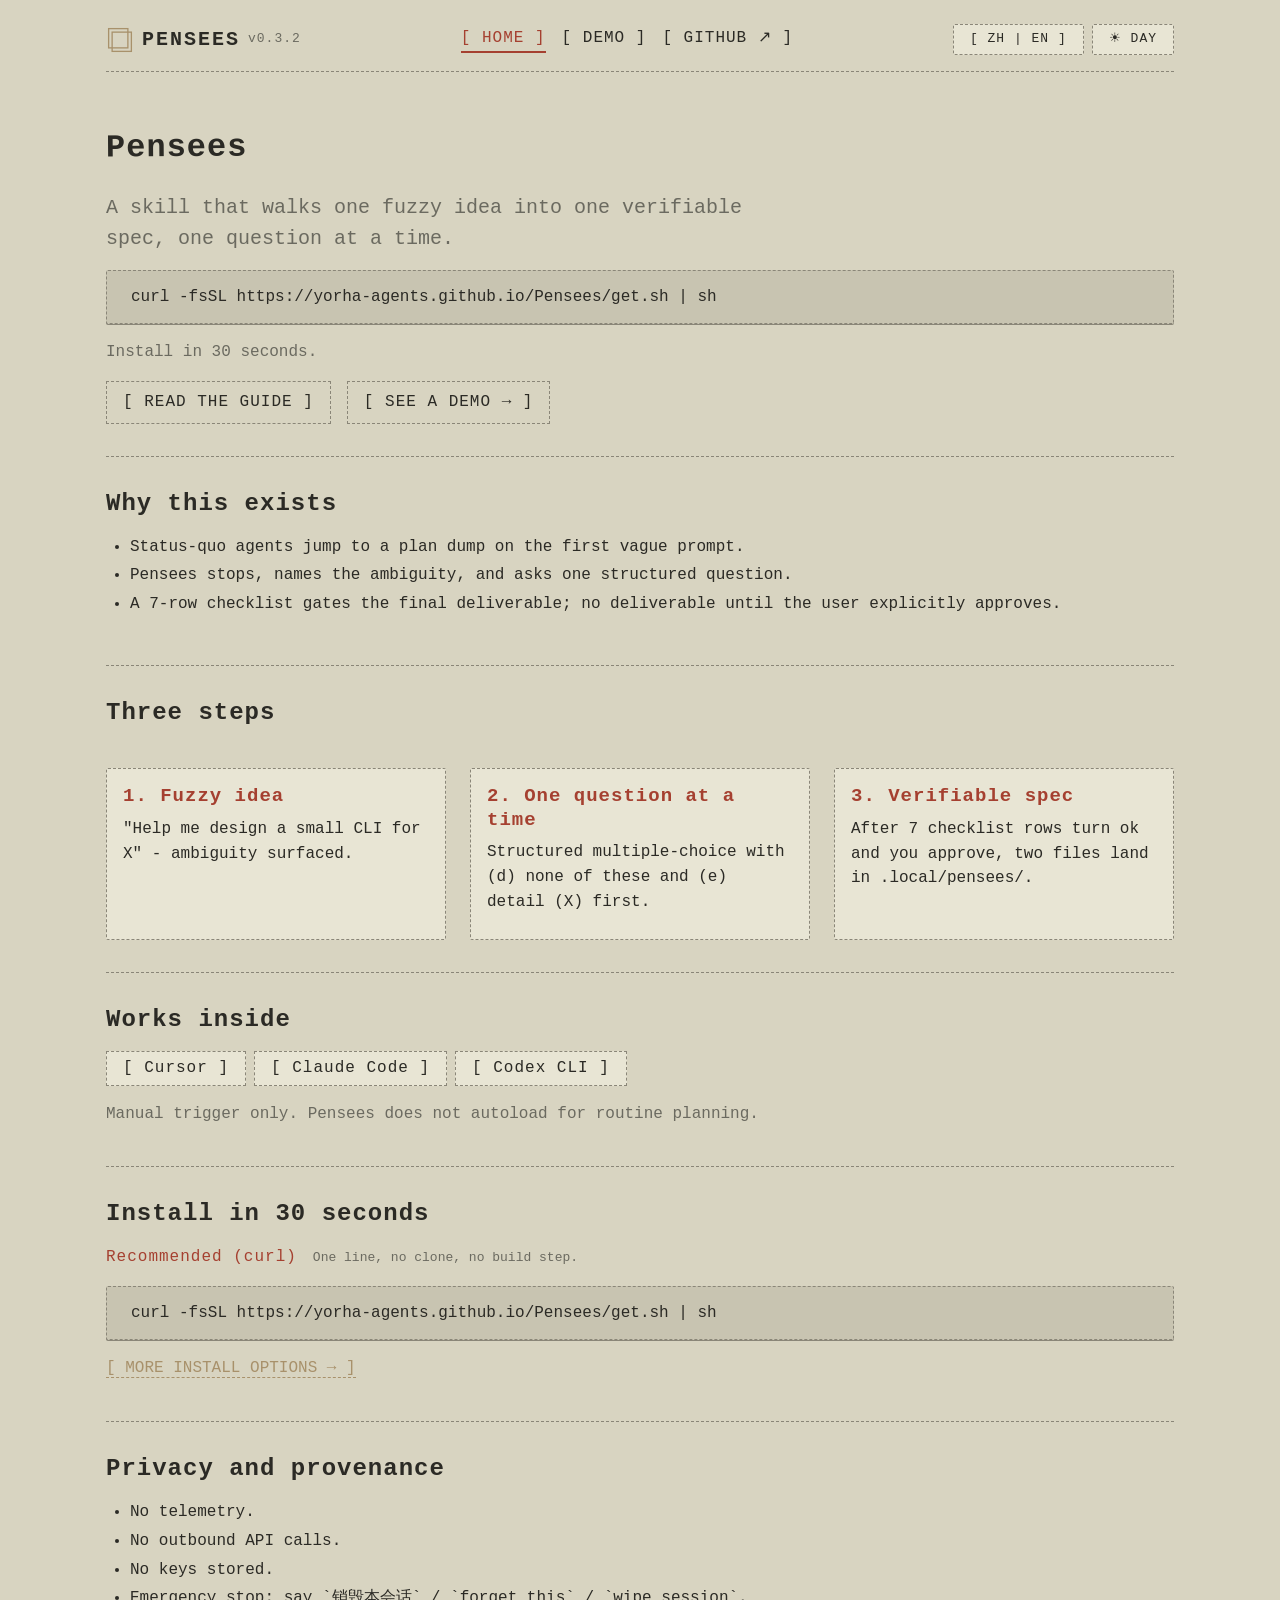
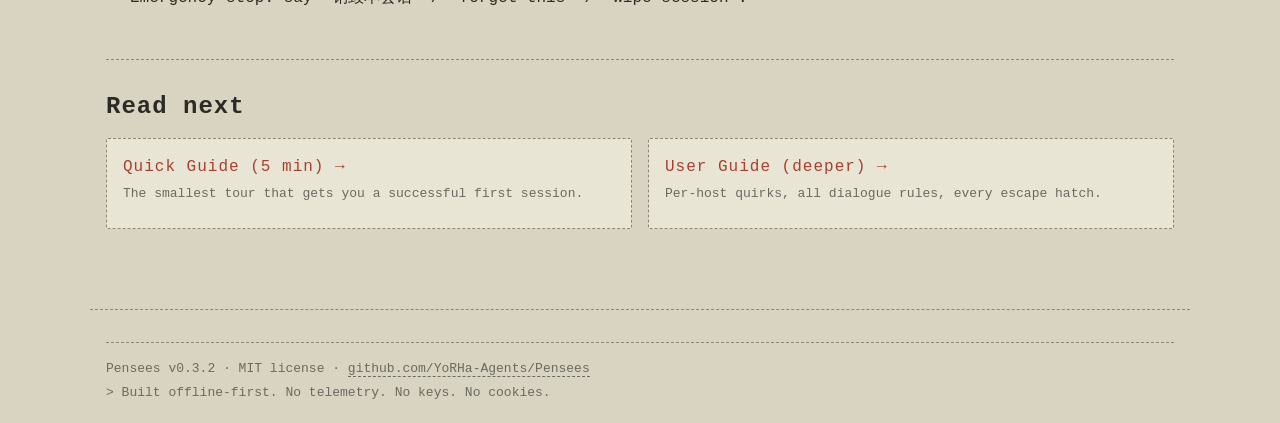
<file: site/index.html>
<!DOCTYPE html>
<html lang="en">
<head>
<meta charset="UTF-8" />
<meta name="viewport" content="width=device-width, initial-scale=1.0" />
<title data-i18n="meta.title.index">Pensees - the skill that walks fuzzy ideas into verifiable specs</title>
<meta name="description" data-i18n="meta.tagline" data-i18n-attr="content" content="A skill that walks fuzzy ideas into verifiable specs." />
<script>
  (function () {
    try {
      var saved = localStorage.getItem("pensees.theme");
      var dark  = window.matchMedia && window.matchMedia("(prefers-color-scheme: dark)").matches;
      var theme = saved || (dark ? "night" : "day");
      document.documentElement.setAttribute("data-theme", theme);

      var savedLang = localStorage.getItem("pensees.lang");
      var navLang   = (navigator.language || "en").toLowerCase();
      var lang      = savedLang || (navLang.indexOf("zh") === 0 ? "zh" : "en");
      document.documentElement.lang = (lang === "zh") ? "zh-CN" : "en";
    } catch (e) {
      console.warn("[pensees] no-FOUC bootstrap fell back to defaults:", e);
      document.documentElement.setAttribute("data-theme", "day");
      document.documentElement.lang = "en";
    }
  })();
</script>
<link rel="stylesheet" href="styles.css" />
<script src="i18n.js" defer></script>
<script src="theme.js" defer></script>
</head>
<body>
<a class="skip-link" href="#main" data-i18n="skip.to_main">Skip to main content</a>

<!-- HEADER START -->
<header class="site-header" role="banner">
  <div class="site-header__row">
    <div class="site-header__brand">
      <svg class="yorha-mark" xmlns="http://www.w3.org/2000/svg" viewBox="0 0 32 32" width="32" height="32" role="img" aria-label="YoRHa-style mark"><rect x="3" y="3" width="22" height="22" fill="none" stroke="currentColor" stroke-width="1.5"/><rect x="7" y="7" width="22" height="22" fill="none" stroke="currentColor" stroke-width="1.5"/></svg>
      <span class="site-header__title" data-i18n-skip>PENSEES</span>
      <span class="site-header__version" aria-hidden="true" data-i18n-skip></span>
    </div>
    <nav class="site-nav" aria-label="primary">
      <a href="index.html" class="is-active" data-i18n="nav.home">[ HOME ]</a>
      <a href="demo.html" data-i18n="nav.demo">[ DEMO ]</a>
      <a href="https://github.com/YoRHa-Agents/Pensees" target="_blank" rel="noopener" data-i18n="nav.github">[ GITHUB &#x2197; ]</a>
    </nav>
    <nav class="toggles" data-i18n="nav.toggles_label" data-i18n-attr="aria-label" aria-label="site preferences">
      <button type="button" data-i18n-toggle aria-pressed="false" data-i18n="toggle.lang" data-i18n-attr="aria-label" aria-label="Switch language">[ ZH | EN ]</button>
      <button type="button" data-theme-toggle aria-pressed="false" data-i18n="toggle.theme.day" data-i18n-attr="aria-label" aria-label="Switch theme">&#x2600; DAY</button>
    </nav>
  </div>
  <hr class="ascii-divider" />
</header>
<!-- HEADER END -->

<main id="main">

  <section class="hero">
    <h1 data-i18n="hero.title">Pensees</h1>
    <p class="hero__subtitle" data-i18n="hero.subtitle">A skill that walks one fuzzy idea into one verifiable spec, one question at a time.</p>
    <pre>curl -fsSL https://yorha-agents.github.io/Pensees/get.sh | sh</pre>
    <p class="muted" data-i18n="hero.curl_caption">Install in 30 seconds.</p>
    <div class="hero__cta">
      <a href="https://github.com/YoRHa-Agents/Pensees/blob/main/docs/QUICK_GUIDE.md" target="_blank" rel="noopener" data-i18n="hero.cta_guide">[ READ THE GUIDE ]</a>
      <a href="demo.html" data-i18n="hero.cta_demo">[ SEE A DEMO &#x2192; ]</a>
    </div>
  </section>

  <section class="problem">
    <h2 data-i18n="problem.heading">Why this exists</h2>
    <ul>
      <li data-i18n="problem.item_a">Status-quo agents jump to a plan dump on the first vague prompt.</li>
      <li data-i18n="problem.item_b">Pensees stops, names the ambiguity, and asks one structured question.</li>
      <li data-i18n="problem.item_c">A 7-row checklist gates the final deliverable; no deliverable until the user explicitly approves.</li>
    </ul>
  </section>

  <section class="three-steps three-steps--compact">
    <h2 data-i18n="steps.heading" style="grid-column:1/-1">Three steps</h2>
    <article class="three-steps__step">
      <h3 data-i18n="steps.s1_title">1. Fuzzy idea</h3>
      <p data-i18n="steps.s1_body">"Help me design a small CLI for X" - ambiguity surfaced.</p>
    </article>
    <article class="three-steps__step">
      <h3 data-i18n="steps.s2_title">2. One question at a time</h3>
      <p data-i18n="steps.s2_body">Structured multiple-choice with (d) none of these and (e) detail (X) first.</p>
    </article>
    <article class="three-steps__step">
      <h3 data-i18n="steps.s3_title">3. Verifiable spec</h3>
      <p data-i18n="steps.s3_body">After 7 checklist rows turn ok and you approve, two files land in .local/pensees/.</p>
    </article>
  </section>

  <section class="hosts">
    <h2 data-i18n="hosts.heading">Works inside</h2>
    <div class="hosts__chips">
      <span data-i18n="hosts.cursor">[ Cursor ]</span>
      <span data-i18n="hosts.claude">[ Claude Code ]</span>
      <span data-i18n="hosts.codex">[ Codex CLI ]</span>
    </div>
    <p class="muted" data-i18n="hosts.note">Manual trigger only. Pensees does not autoload for routine planning.</p>
  </section>

  <section class="install install--minimal">
    <h2 data-i18n="install.heading">Install in 30 seconds</h2>
    <div class="install__block">
      <div class="install__block-head">
        <span class="install__block-label" data-i18n="install.primary_label">Recommended (curl)</span>
        <span class="install__block-caption" data-i18n="install.primary_caption">One line, no clone, no build step.</span>
      </div>
      <pre>curl -fsSL https://yorha-agents.github.io/Pensees/get.sh | sh</pre>
    </div>
    <p>
      <a href="demo.html#install" data-i18n="install.more_link">[ MORE INSTALL OPTIONS &#x2192; ]</a>
    </p>
  </section>

  <section class="privacy">
    <h2 data-i18n="privacy.heading">Privacy and provenance</h2>
    <ul>
      <li data-i18n="privacy.item_a">No telemetry.</li>
      <li data-i18n="privacy.item_b">No outbound API calls.</li>
      <li data-i18n="privacy.item_c">No keys stored.</li>
      <li data-i18n="privacy.item_d">Emergency stop: say `&#x9500;&#x6BC1;&#x672C;&#x4F1A;&#x8BDD;` / `forget this` / `wipe session`.</li>
    </ul>
  </section>

  <section class="next">
    <h2 data-i18n="next.heading">Read next</h2>
    <div class="next__cards">
      <article class="next__card">
        <a href="https://github.com/YoRHa-Agents/Pensees/blob/main/docs/QUICK_GUIDE.md" target="_blank" rel="noopener" data-i18n="next.quick_title">Quick Guide (5 min) &#x2192;</a>
        <p class="next__card-caption" data-i18n="next.quick_caption">The smallest tour that gets you a successful first session.</p>
      </article>
      <article class="next__card">
        <a href="https://github.com/YoRHa-Agents/Pensees/blob/main/docs/USER_GUIDE.md" target="_blank" rel="noopener" data-i18n="next.user_title">User Guide (deeper) &#x2192;</a>
        <p class="next__card-caption" data-i18n="next.user_caption">Per-host quirks, all dialogue rules, every escape hatch.</p>
      </article>
    </div>
  </section>

</main>

<!-- FOOTER START -->
<footer class="site-footer" role="contentinfo">
  <hr class="ascii-divider" />
  <p class="site-footer__line" data-i18n-skip>Pensees v0.3.2 &middot; MIT license &middot; <a href="https://github.com/YoRHa-Agents/Pensees" target="_blank" rel="noopener">github.com/YoRHa-Agents/Pensees</a></p>
  <p class="site-footer__line" data-i18n="footer.privacy">&gt; Built offline-first. No telemetry. No keys. No cookies.</p>
</footer>
<!-- FOOTER END -->

</body>
</html>
</file>
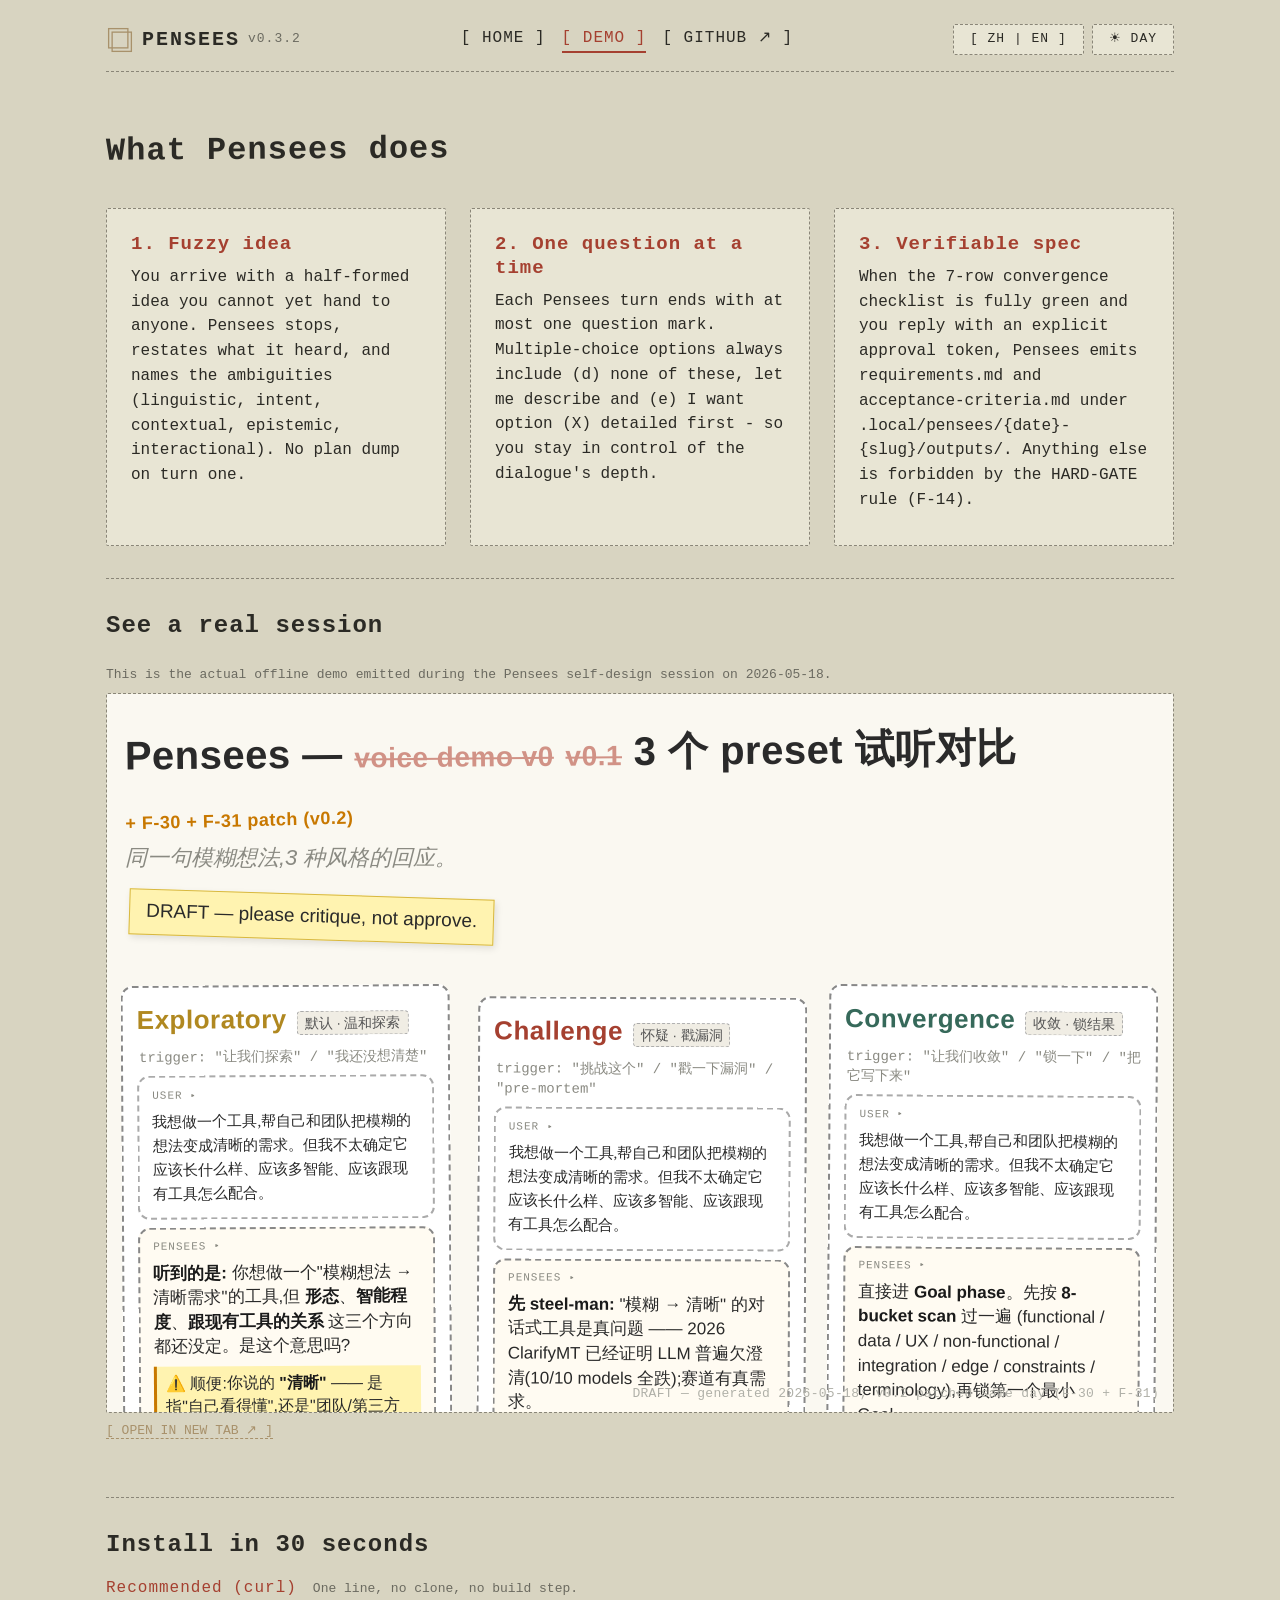
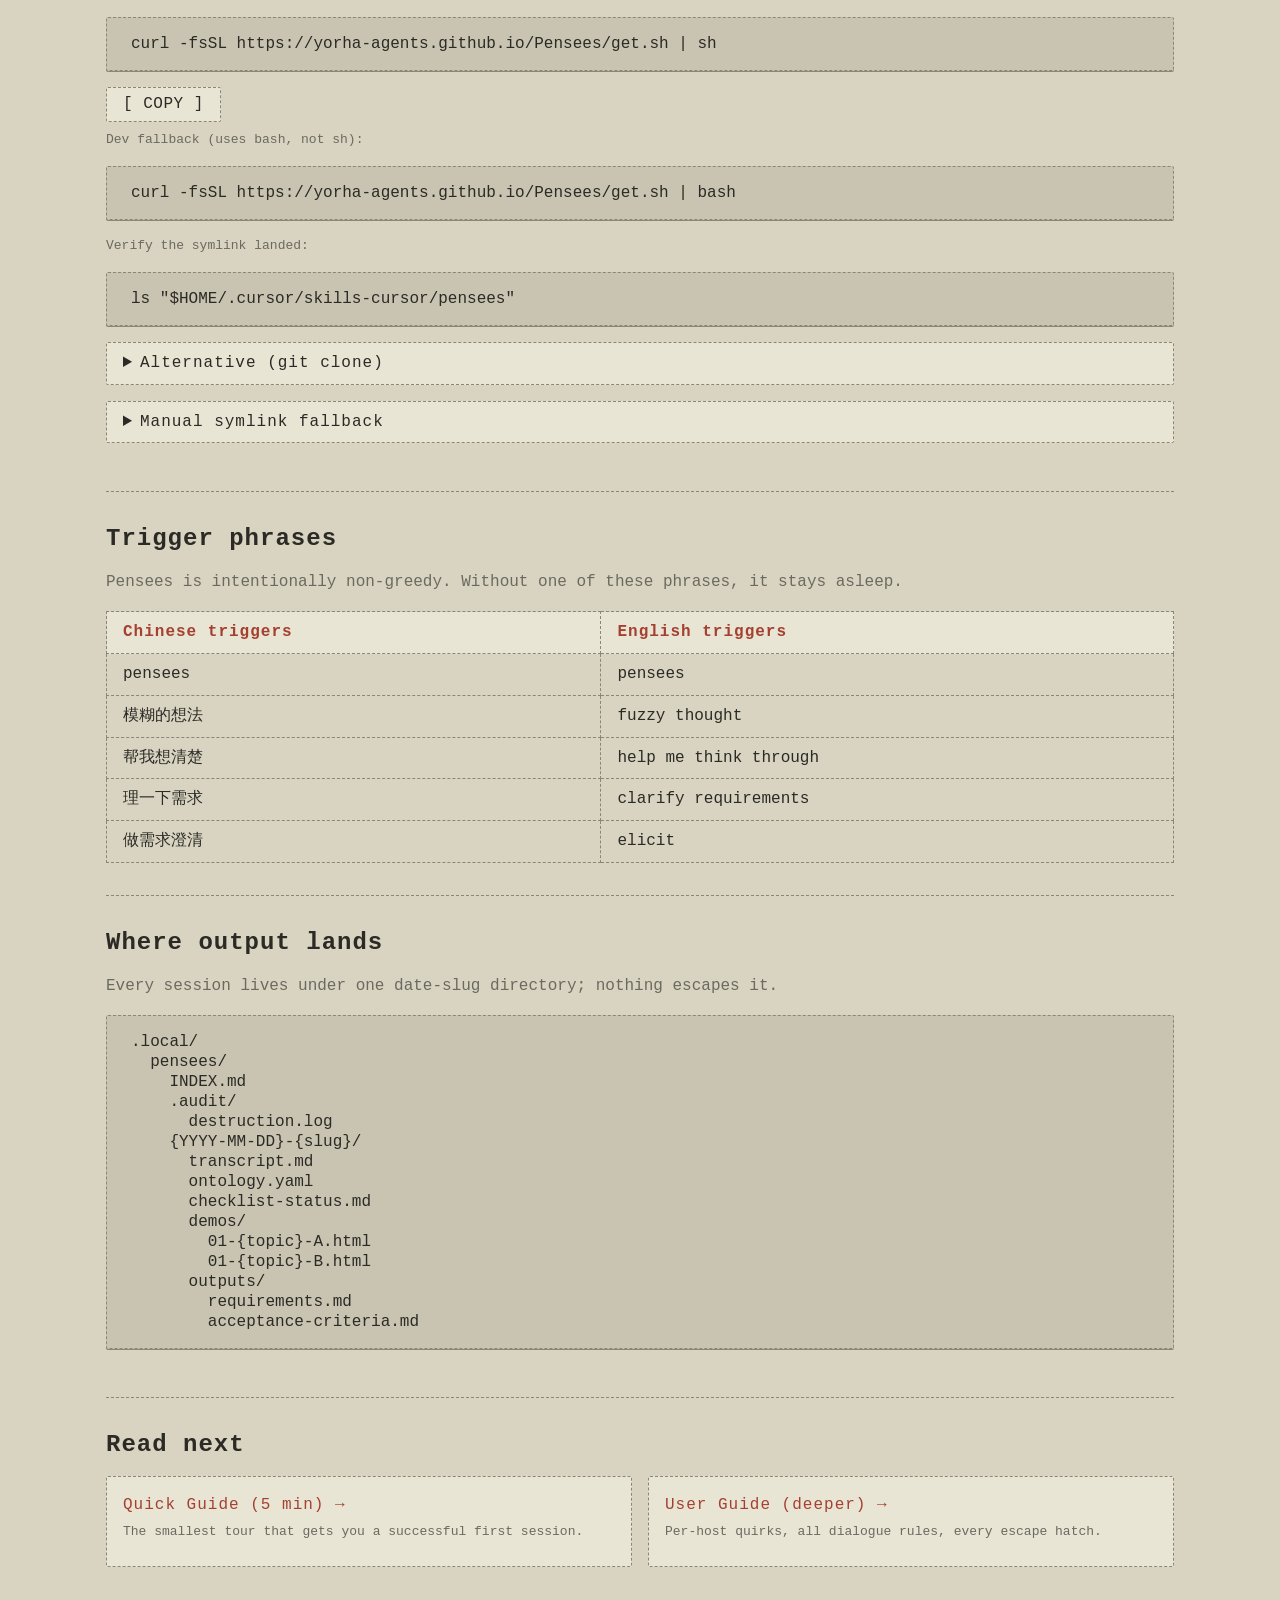
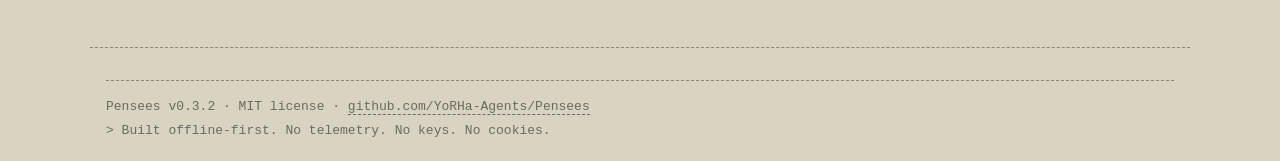
<file: site/demo.html>
<!DOCTYPE html>
<html lang="en">
<head>
<meta charset="UTF-8" />
<meta name="viewport" content="width=device-width, initial-scale=1.0" />
<title data-i18n="meta.title.demo">Pensees - walkthrough and demo</title>
<meta name="description" data-i18n="meta.tagline" data-i18n-attr="content" content="A skill that walks fuzzy ideas into verifiable specs." />
<script>
  (function () {
    try {
      var saved = localStorage.getItem("pensees.theme");
      var dark  = window.matchMedia && window.matchMedia("(prefers-color-scheme: dark)").matches;
      var theme = saved || (dark ? "night" : "day");
      document.documentElement.setAttribute("data-theme", theme);

      var savedLang = localStorage.getItem("pensees.lang");
      var navLang   = (navigator.language || "en").toLowerCase();
      var lang      = savedLang || (navLang.indexOf("zh") === 0 ? "zh" : "en");
      document.documentElement.lang = (lang === "zh") ? "zh-CN" : "en";
    } catch (e) {
      console.warn("[pensees] no-FOUC bootstrap fell back to defaults:", e);
      document.documentElement.setAttribute("data-theme", "day");
      document.documentElement.lang = "en";
    }
  })();
</script>
<link rel="stylesheet" href="styles.css" />
<script src="i18n.js" defer></script>
<script src="theme.js" defer></script>
</head>
<body>
<a class="skip-link" href="#main" data-i18n="skip.to_main">Skip to main content</a>

<!-- HEADER START -->
<header class="site-header" role="banner">
  <div class="site-header__row">
    <div class="site-header__brand">
      <svg class="yorha-mark" xmlns="http://www.w3.org/2000/svg" viewBox="0 0 32 32" width="32" height="32" role="img" aria-label="YoRHa-style mark"><rect x="3" y="3" width="22" height="22" fill="none" stroke="currentColor" stroke-width="1.5"/><rect x="7" y="7" width="22" height="22" fill="none" stroke="currentColor" stroke-width="1.5"/></svg>
      <span class="site-header__title" data-i18n-skip>PENSEES</span>
      <span class="site-header__version" aria-hidden="true" data-i18n-skip></span>
    </div>
    <nav class="site-nav" aria-label="primary">
      <a href="index.html" data-i18n="nav.home">[ HOME ]</a>
      <a href="demo.html" class="is-active" data-i18n="nav.demo">[ DEMO ]</a>
      <a href="https://github.com/YoRHa-Agents/Pensees" target="_blank" rel="noopener" data-i18n="nav.github">[ GITHUB &#x2197; ]</a>
    </nav>
    <nav class="toggles" data-i18n="nav.toggles_label" data-i18n-attr="aria-label" aria-label="site preferences">
      <button type="button" data-i18n-toggle aria-pressed="false" data-i18n="toggle.lang" data-i18n-attr="aria-label" aria-label="Switch language">[ ZH | EN ]</button>
      <button type="button" data-theme-toggle aria-pressed="false" data-i18n="toggle.theme.day" data-i18n-attr="aria-label" aria-label="Switch theme">&#x2600; DAY</button>
    </nav>
  </div>
  <hr class="ascii-divider" />
</header>
<!-- HEADER END -->

<main id="main">

  <section class="whatdoes three-steps three-steps--expanded">
    <h1 data-i18n="whatdoes.heading" style="grid-column:1/-1">What Pensees does</h1>
    <article class="three-steps__step">
      <h3 data-i18n="steps.s1_title">1. Fuzzy idea</h3>
      <p data-i18n="whatdoes.s1_body_long">You arrive with a half-formed idea you cannot yet hand to anyone. Pensees stops, restates what it heard, and names the ambiguities (linguistic, intent, contextual, epistemic, interactional). No plan dump on turn one.</p>
    </article>
    <article class="three-steps__step">
      <h3 data-i18n="steps.s2_title">2. One question at a time</h3>
      <p data-i18n="whatdoes.s2_body_long">Each Pensees turn ends with at most one question mark. Multiple-choice options always include (d) none of these, let me describe and (e) I want option (X) detailed first - so you stay in control of the dialogue's depth.</p>
    </article>
    <article class="three-steps__step">
      <h3 data-i18n="steps.s3_title">3. Verifiable spec</h3>
      <p data-i18n="whatdoes.s3_body_long">When the 7-row convergence checklist is fully green and you reply with an explicit approval token, Pensees emits requirements.md and acceptance-criteria.md under .local/pensees/{date}-{slug}/outputs/. Anything else is forbidden by the HARD-GATE rule (F-14).</p>
    </article>
  </section>

  <section class="realsession" id="realsession">
    <h2 data-i18n="realsession.heading">See a real session</h2>
    <figure class="embedded-demo">
      <figcaption data-i18n="realsession.caption">This is the actual offline demo emitted during the Pensees self-design session on 2026-05-18.</figcaption>
      <iframe src="embedded-demos/01-preset-voice-comparison.html"
              title="Pensees preset voice comparison demo"
              loading="lazy"
              sandbox="allow-scripts"
              referrerpolicy="no-referrer"></iframe>
      <div class="embedded-demo-actions">
        <a href="embedded-demos/01-preset-voice-comparison.html" target="_blank" rel="noopener" data-i18n="realsession.open_new_tab">[ OPEN IN NEW TAB &#x2197; ]</a>
      </div>
    </figure>
  </section>

  <section class="install install--full" id="install">
    <h2 data-i18n="install.heading">Install in 30 seconds</h2>

    <div class="install__block">
      <div class="install__block-head">
        <span class="install__block-label" data-i18n="install.primary_label">Recommended (curl)</span>
        <span class="install__block-caption" data-i18n="install.primary_caption">One line, no clone, no build step.</span>
      </div>
      <pre>curl -fsSL https://yorha-agents.github.io/Pensees/get.sh | sh</pre>
      <p class="install__copy">
        <button type="button" class="install__copy-btn" data-copy-target="prev-pre" data-i18n="install.copy_button">[ COPY ]</button>
      </p>
      <p class="install__verify"><span data-i18n="install.dev_caption">Dev fallback (uses bash, not sh):</span></p>
      <pre>curl -fsSL https://yorha-agents.github.io/Pensees/get.sh | bash</pre>
      <p class="install__verify"><span data-i18n="install.verify_caption">Verify the symlink landed:</span></p>
      <pre>ls "$HOME/.cursor/skills-cursor/pensees"</pre>
    </div>

    <details class="install__alt">
      <summary data-i18n="install.secondary_label">Alternative (git clone)</summary>
      <p class="muted" data-i18n="install.secondary_caption">If you would rather hold a local checkout.</p>
      <pre>git clone https://github.com/YoRHa-Agents/Pensees.git
cd Pensees
./install.sh</pre>
      <p class="install__copy">
        <button type="button" class="install__copy-btn" data-copy-target="prev-pre" data-i18n="install.copy_button">[ COPY ]</button>
      </p>
    </details>

    <details class="install__alt">
      <summary data-i18n="install.fallback_label">Manual symlink fallback</summary>
      <p class="muted" data-i18n="install.fallback_caption">When install.sh cannot reach your home directory.</p>
      <pre>mkdir -p "$HOME/.cursor/skills-cursor"
ln -snf "$PWD/skill" "$HOME/.cursor/skills-cursor/pensees"
mkdir -p "$HOME/.claude/skills"
ln -snf "$PWD/skill" "$HOME/.claude/skills/pensees"
mkdir -p "$HOME/.codex/skills"
ln -snf "$PWD/skill" "$HOME/.codex/skills/pensees"</pre>
      <p class="install__copy">
        <button type="button" class="install__copy-btn" data-copy-target="prev-pre" data-i18n="install.copy_button">[ COPY ]</button>
      </p>
    </details>
  </section>

  <section class="triggers">
    <h2 data-i18n="triggers.heading">Trigger phrases</h2>
    <p class="muted" data-i18n="triggers.note">Pensees is intentionally non-greedy. Without one of these phrases, it stays asleep.</p>
    <!-- mirror of skill/SKILL.md frontmatter; update both when changing -->
    <table class="triggers__table">
      <thead>
        <tr>
          <th data-i18n="triggers.col_zh">Chinese triggers</th>
          <th data-i18n="triggers.col_en">English triggers</th>
        </tr>
      </thead>
      <tbody>
        <tr><td>pensees</td><td>pensees</td></tr>
        <tr><td>&#x6A21;&#x7CCA;&#x7684;&#x60F3;&#x6CD5;</td><td>fuzzy thought</td></tr>
        <tr><td>&#x5E2E;&#x6211;&#x60F3;&#x6E05;&#x695A;</td><td>help me think through</td></tr>
        <tr><td>&#x7406;&#x4E00;&#x4E0B;&#x9700;&#x6C42;</td><td>clarify requirements</td></tr>
        <tr><td>&#x505A;&#x9700;&#x6C42;&#x6F84;&#x6E05;</td><td>elicit</td></tr>
      </tbody>
    </table>
  </section>

  <section class="output">
    <h2 data-i18n="output.heading">Where output lands</h2>
    <p class="muted" data-i18n="output.caption">Every session lives under one date-slug directory; nothing escapes it.</p>
    <pre>.local/
  pensees/
    INDEX.md
    .audit/
      destruction.log
    {YYYY-MM-DD}-{slug}/
      transcript.md
      ontology.yaml
      checklist-status.md
      demos/
        01-{topic}-A.html
        01-{topic}-B.html
      outputs/
        requirements.md
        acceptance-criteria.md</pre>
  </section>

  <section class="next">
    <h2 data-i18n="next.heading">Read next</h2>
    <div class="next__cards">
      <article class="next__card">
        <a href="https://github.com/YoRHa-Agents/Pensees/blob/main/docs/QUICK_GUIDE.md" target="_blank" rel="noopener" data-i18n="next.quick_title">Quick Guide (5 min) &#x2192;</a>
        <p class="next__card-caption" data-i18n="next.quick_caption">The smallest tour that gets you a successful first session.</p>
      </article>
      <article class="next__card">
        <a href="https://github.com/YoRHa-Agents/Pensees/blob/main/docs/USER_GUIDE.md" target="_blank" rel="noopener" data-i18n="next.user_title">User Guide (deeper) &#x2192;</a>
        <p class="next__card-caption" data-i18n="next.user_caption">Per-host quirks, all dialogue rules, every escape hatch.</p>
      </article>
    </div>
  </section>

</main>

<!-- FOOTER START -->
<footer class="site-footer" role="contentinfo">
  <hr class="ascii-divider" />
  <p class="site-footer__line" data-i18n-skip>Pensees v0.3.2 &middot; MIT license &middot; <a href="https://github.com/YoRHa-Agents/Pensees" target="_blank" rel="noopener">github.com/YoRHa-Agents/Pensees</a></p>
  <p class="site-footer__line" data-i18n="footer.privacy">&gt; Built offline-first. No telemetry. No keys. No cookies.</p>
</footer>
<!-- FOOTER END -->

<script>
  (function () {
    var btns = document.querySelectorAll(".install__copy-btn");
    for (var i = 0; i < btns.length; i++) {
      var b = btns[i];
      if (b.dataset.copyBound === "1") { continue; }
      b.dataset.copyBound = "1";
      b.addEventListener("click", function (ev) {
        var btn = ev.currentTarget;
        var pre = btn.parentNode && btn.parentNode.previousElementSibling;
        while (pre && pre.tagName !== "PRE") { pre = pre.previousElementSibling; }
        if (!pre) { return; }
        var text = pre.textContent || "";
        var ok = false;
        if (navigator.clipboard && typeof navigator.clipboard.writeText === "function") {
          navigator.clipboard.writeText(text).then(function () {
            btn.setAttribute("data-i18n", "install.copy_button");
            if (window.PenseesI18n) { window.PenseesI18n.applyAll(btn); }
          }, function (err) {
            console.warn("[pensees] clipboard write failed; falling back to manual select:", err);
            selectFallback(pre, btn);
          });
          ok = true;
        }
        if (!ok) { selectFallback(pre, btn); }
      });
    }
    function selectFallback(pre, btn) {
      try {
        var range = document.createRange();
        range.selectNodeContents(pre);
        var sel = window.getSelection();
        sel.removeAllRanges();
        sel.addRange(range);
        btn.setAttribute("data-i18n", "install.copy_button_manual");
        if (window.PenseesI18n) { window.PenseesI18n.applyAll(btn); }
      } catch (e) {
        console.warn("[pensees] manual selection fallback failed:", e);
        btn.setAttribute("data-i18n", "install.copy_button_manual");
        if (window.PenseesI18n) { window.PenseesI18n.applyAll(btn); }
      }
    }
  })();
</script>

</body>
</html>
</file>
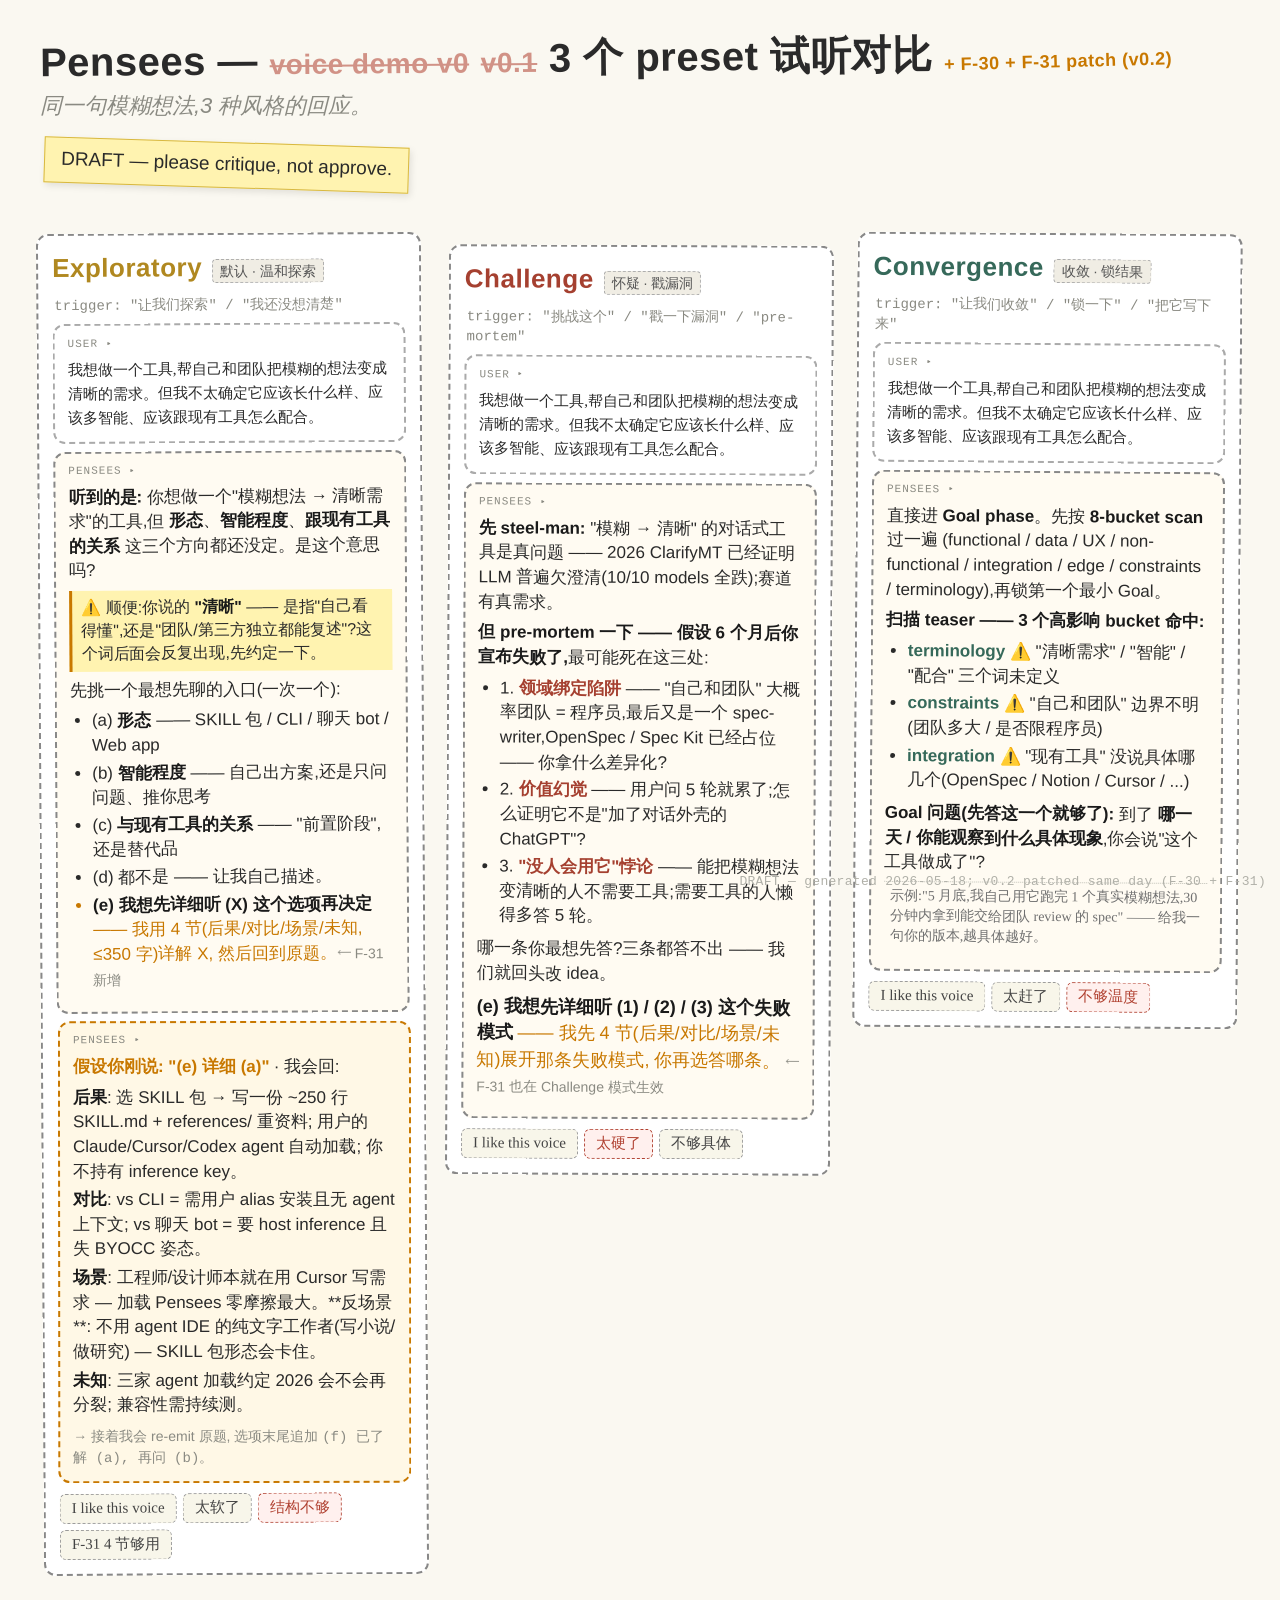
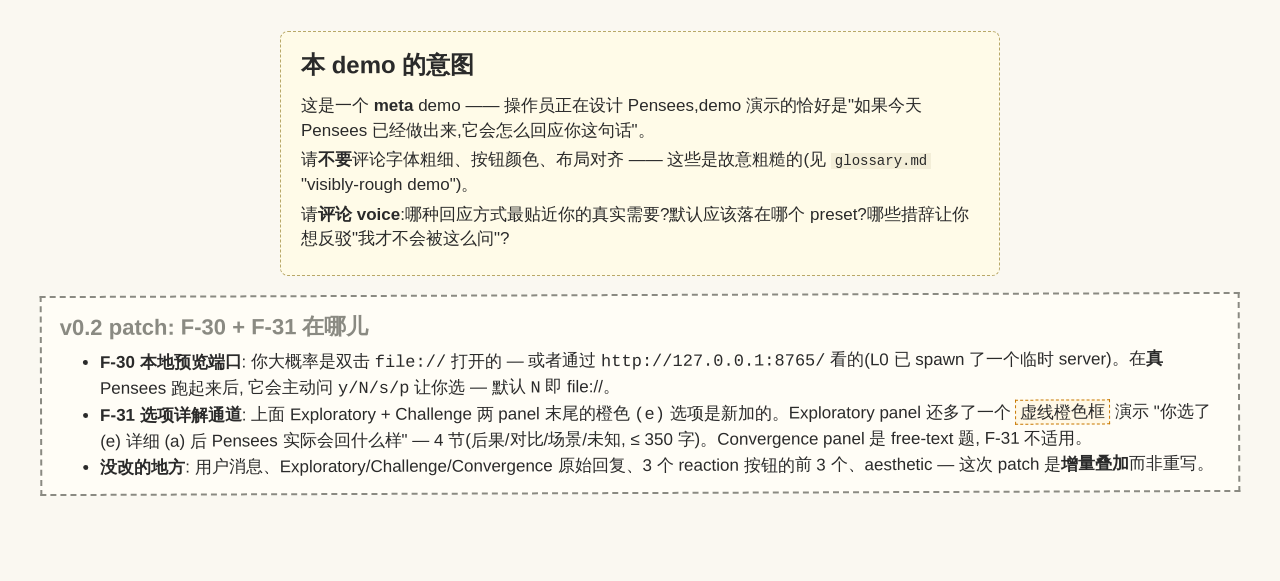
<file: site/embedded-demos/01-preset-voice-comparison.html>
<!DOCTYPE html>
<!--
  Pensees meta-demo · 01-preset-voice-comparison
  Generated during the Pensees init session, 2026-05-18
  Conversation-anchored: this demo is emitted to satisfy convergence-checklist item #6
    ("至少一个 HTML demo 被用户看过且赋予明确反馈")
  Scenario: meta - the user is the designer of Pensees
  Variant count: 3 (Exploratory / Challenge / Convergence)
  Visibly-rough aesthetic: required by F-19 + glossary "visibly-rough demo"
  Disposable: YES - this is a thinking artifact, not a deliverable

  --- UPDATE LOG ---
  v0.2 (2026-05-18, 同日下午): added F-30 (本地预览端口) hint at bottom + F-31 (选项详解通道) "(e)" option appended to all multi-choice bubbles + Exploratory panel includes an inline sketch of an F-31 unfold for option (a). Keeps visibly-rough aesthetic: new edits show as additional strikethroughs/sticky notes rather than clean rewrites.
-->
<!-- pensees-anchor: session=2026-05-18-pensees-self-design; turn=0; user_quote="我想做一个工具,帮自己和团队把模糊的想法变成清晰的需求" -->
<html lang="zh-CN">
<head>
  <meta charset="UTF-8">
  <meta name="viewport" content="width=device-width, initial-scale=1.0">
  <meta name="pensees-candidate" content="forced-choice">
  <title>Pensees — 3 个 preset 试听对比</title>
  <style>
    /* TODO: 颜色系统是随手挑的,不是 design token,等真做 UI 时重新考虑 */
    :root {
      --bg-page: #faf8f1;
      --bg-bubble-user: #ffffff;
      --bg-bubble-agent: #fffbf2;
      --bg-sticky: #fff3b0;
      --color-text: #2a2a2a;
      --color-faint: #8a8a82;
      --color-strike: #b04030;
      --color-warn: #c87800;
      --color-exploratory: #b08820;
      --color-challenge: #a54030;
      --color-convergence: #36695a;
    }

    * { box-sizing: border-box; }

    body {
      margin: 0;
      padding: 28px 18px 92px;
      background: var(--bg-page);
      color: var(--color-text);
      font-family: 'Caveat', 'Comic Neue', 'Comic Sans MS', 'Marker Felt',
                   'Patrick Hand', cursive,
                   '楷体', 'KaiTi', 'STKaiti', sans-serif;
      line-height: 1.45;
      min-height: 100vh;
    }

    header.page-head {
      max-width: 1200px;
      margin: 0 auto 20px;
    }

    .page-title {
      font-size: 40px;
      margin: 0 0 4px;
      transform: rotate(-0.5deg);
      letter-spacing: 0.5px;
    }
    .page-title del {
      color: var(--color-strike);
      opacity: 0.55;
      font-size: 28px;
      text-decoration-thickness: 2px;
    }

    .subtitle {
      color: var(--color-faint);
      font-size: 22px;
      margin: 0 0 14px;
      font-style: italic;
    }

    .sticky-note {
      display: inline-block;
      background: var(--bg-sticky);
      padding: 7px 16px 9px;
      transform: rotate(1.8deg);
      box-shadow: 2px 3px 7px rgba(0, 0, 0, 0.10);
      font-size: 19px;
      margin: 6px 0 26px 4px;
      border: 1px solid #d8b840;
    }

    .grid {
      display: grid;
      grid-template-columns: 1fr 1fr 1fr;
      gap: 22px;
      max-width: 1200px;
      margin: 0 auto;
      align-items: start;
    }
    @media (max-width: 800px) {
      .grid { grid-template-columns: 1fr; gap: 18px; }
    }

    .panel {
      border: 2px dashed #888;
      border-radius: 12px;
      padding: 14px 14px 14px;
      background: #ffffff;
    }
    /* hand-placed rotations + asymmetric margin on middle panel */
    .panel.p-1 { transform: rotate(-0.35deg); }
    .panel.p-2 { transform: rotate(+0.25deg); margin-top: 12px; }
    .panel.p-3 { transform: rotate(+0.4deg); }

    .panel-header {
      display: flex;
      align-items: baseline;
      gap: 10px;
      margin-bottom: 8px;
      flex-wrap: wrap;
    }
    .preset-name { font-size: 26px; font-weight: 700; letter-spacing: 0.5px; }
    .preset-name.exploratory { color: var(--color-exploratory); }
    .preset-name.challenge   { color: var(--color-challenge); }
    .preset-name.convergence { color: var(--color-convergence); }

    .badge {
      display: inline-block;
      background: #f0ede4;
      border: 1px dashed #aaa;
      padding: 1px 7px;
      font-size: 14px;
      color: #555;
      border-radius: 4px;
    }

    .trigger-hint {
      display: block;
      font-size: 14px;
      color: var(--color-faint);
      margin: 0 0 8px 2px;
      font-family: monospace;
    }

    .bubble {
      border: 2px dashed #888;
      border-radius: 12px;
      padding: 10px 13px 12px;
      margin: 8px 0;
      font-size: 17px;
    }
    .bubble.user {
      background: var(--bg-bubble-user);
      font-family: Georgia, 'Times New Roman', '宋体', 'SimSun', serif;
      font-size: 15px;
      line-height: 1.6;
      border-color: #aaa;
    }
    .bubble.user::before {
      content: "USER ▸";
      display: block;
      font-family: monospace;
      font-size: 11px;
      color: var(--color-faint);
      letter-spacing: 1px;
      margin-bottom: 4px;
    }
    .bubble.agent {
      background: var(--bg-bubble-agent);
    }
    .bubble.agent::before {
      content: "PENSEES ▸";
      display: block;
      font-family: monospace;
      font-size: 11px;
      color: var(--color-faint);
      letter-spacing: 1px;
      margin-bottom: 6px;
    }
    .bubble.agent p { margin: 6px 0; }
    .bubble.agent ul {
      margin: 6px 0 8px;
      padding-left: 22px;
    }
    .bubble.agent li { margin: 3px 0; }
    .bubble.agent b { color: #1a1a1a; }

    .flag {
      background: #fff3b0;
      padding: 5px 9px 6px;
      border-left: 3px solid var(--color-warn);
      font-size: 16px;
      margin: 7px 0;
      display: block;
    }
    .pre-em       { color: var(--color-challenge); font-weight: 700; }
    .conv-em      { color: var(--color-convergence); font-weight: 700; }
    .example-line {
      font-size: 14px;
      color: #707070;
      font-family: Georgia, '宋体', serif;
      margin-top: 6px;
      padding: 4px 6px;
      border-top: 1px dotted #c0c0b8;
    }

    .panel-footer {
      margin-top: 10px;
      display: flex;
      gap: 6px;
      flex-wrap: wrap;
    }
    .reaction-btn {
      background: #f8f6ea;
      border: 1.5px dashed #999;
      padding: 4px 11px 5px;
      font-family: 'Caveat', 'Comic Sans MS', cursive;
      font-size: 15px;
      cursor: pointer;
      border-radius: 6px;
      color: #444;
    }
    .reaction-btn:hover { background: #fff8d0; }
    /* intentional mismatched colour on one button per panel */
    .reaction-btn.odd {
      color: var(--color-strike);
      border-color: var(--color-strike);
      background: #fff0ee;
    }

    .intent-section {
      max-width: 720px;
      margin: 56px auto 0;
      padding: 16px 20px 18px;
      background: #fffbe8;
      border: 1.5px dashed #b8a868;
      border-radius: 8px;
    }
    .intent-section h2 {
      margin: 0 0 6px;
      font-size: 24px;
      transform: rotate(-0.3deg);
      display: inline-block;
    }
    .intent-section p { margin: 5px 0; font-size: 17px; }
    .intent-section code {
      background: #f3eed8;
      padding: 0 4px;
      font-size: 14px;
      font-family: monospace;
    }

    .watermark {
      position: fixed;
      bottom: 8px;
      right: 14px;
      color: #b0b0a8;
      font-size: 13px;
      font-family: monospace;
      pointer-events: none;
      letter-spacing: 0.3px;
    }
  </style>
</head>
<body>
  <!-- TODO: 把"操作员预测会喜欢哪个 voice" vs "实际反馈" 的对比补到第二轮 demo -->
  <!-- TODO: 现在只有 session 开场白; 等反馈后再补 "用户已经选了 preset X、第 3 轮长什么样" 的样子 -->

  <header class="page-head">
    <h1 class="page-title">Pensees — <del>voice demo v0</del> <del>v0.1</del> 3 个 preset 试听对比 <span style="font-size:18px;color:var(--color-warn);transform:rotate(-1deg);display:inline-block;">+ F-30 + F-31 patch (v0.2)</span></h1>
    <p class="subtitle">同一句模糊想法,3 种风格的回应。</p>
    <div class="sticky-note">DRAFT — please critique, not approve.</div>
  </header>

  <main class="grid">

    <!-- Panel 1: Exploratory (default) -->
    <section class="panel p-1">
      <div class="panel-header">
        <span class="preset-name exploratory">Exploratory</span>
        <span class="badge">默认 · 温和探索</span>
      </div>
      <span class="trigger-hint">trigger: "让我们探索" / "我还没想清楚"</span>

      <div class="bubble user">
        我想做一个工具,帮自己和团队把模糊的想法变成清晰的需求。但我不太确定它应该长什么样、应该多智能、应该跟现有工具怎么配合。
      </div>

      <div class="bubble agent">
        <p><b>听到的是:</b> 你想做一个"模糊想法 → 清晰需求"的工具,但 <b>形态</b>、<b>智能程度</b>、<b>跟现有工具的关系</b> 这三个方向都还没定。是这个意思吗?</p>

        <span class="flag">⚠️ 顺便:你说的 <b>"清晰"</b> —— 是指"自己看得懂",还是"团队/第三方独立都能复述"?这个词后面会反复出现,先约定一下。</span>

        <p>先挑一个最想先聊的入口(一次一个):</p>
        <ul>
          <li>(a) <b>形态</b> —— SKILL 包 / CLI / 聊天 bot / Web app</li>
          <li>(b) <b>智能程度</b> —— 自己出方案,还是只问问题、推你思考</li>
          <li>(c) <b>与现有工具的关系</b> —— "前置阶段",还是替代品</li>
          <li>(d) 都不是 —— 让我自己描述。</li>
          <li style="color:var(--color-warn);"><b>(e) 我想先详细听 (X) 这个选项再决定</b> —— 我用 4 节(后果/对比/场景/未知, ≤350 字)详解 X, 然后回到原题。<span style="font-size:14px;color:var(--color-faint);">⟵ F-31 新增</span></li>
        </ul>
      </div>

      <!-- F-31 inline unfold sketch: if user said "(e) 详细 (a)", Pensees would respond like this -->
      <div class="bubble agent f31-sketch" style="border:2px dashed var(--color-warn); transform:rotate(0.3deg); background:#fff8e6;">
        <p style="margin:0 0 6px;"><b style="color:var(--color-warn);">假设你刚说: "(e) 详细 (a)"</b> · 我会回:</p>
        <p style="margin:4px 0;"><b>后果</b>: 选 SKILL 包 → 写一份 ~250 行 SKILL.md + references/ 重资料; 用户的 Claude/Cursor/Codex agent 自动加载; 你不持有 inference key。</p>
        <p style="margin:4px 0;"><b>对比</b>: vs CLI = 需用户 alias 安装且无 agent 上下文; vs 聊天 bot = 要 host inference 且失 BYOCC 姿态。</p>
        <p style="margin:4px 0;"><b>场景</b>: 工程师/设计师本就在用 Cursor 写需求 — 加载 Pensees 零摩擦最大。**反场景**: 不用 agent IDE 的纯文字工作者(写小说/做研究) — SKILL 包形态会卡住。</p>
        <p style="margin:4px 0;"><b>未知</b>: 三家 agent 加载约定 2026 会不会再分裂; 兼容性需持续测。</p>
        <p style="margin:8px 0 0;font-size:14px;color:var(--color-faint);">→ 接着我会 re-emit 原题, 选项末尾追加 <code>(f) 已了解 (a), 再问 (b)</code>。</p>
      </div>

      <div class="panel-footer">
        <button class="reaction-btn" data-msg="like-exploratory">I like this voice</button>
        <button class="reaction-btn" data-msg="too-soft">太软了</button>
        <button class="reaction-btn odd" data-msg="not-enough-structure">结构不够</button>
        <button class="reaction-btn" data-msg="f31-unfold-clear">F-31 4 节够用</button>
      </div>
    </section>

    <!-- Panel 2: Challenge -->
    <section class="panel p-2">
      <div class="panel-header">
        <span class="preset-name challenge">Challenge</span>
        <span class="badge">怀疑 · 戳漏洞</span>
      </div>
      <span class="trigger-hint">trigger: "挑战这个" / "戳一下漏洞" / "pre-mortem"</span>

      <div class="bubble user">
        我想做一个工具,帮自己和团队把模糊的想法变成清晰的需求。但我不太确定它应该长什么样、应该多智能、应该跟现有工具怎么配合。
      </div>

      <div class="bubble agent">
        <p><b>先 steel-man:</b> "模糊 → 清晰" 的对话式工具是真问题 —— 2026 ClarifyMT 已经证明 LLM 普遍欠澄清(10/10 models 全跌);赛道有真需求。</p>

        <p><b>但 pre-mortem 一下 —— 假设 6 个月后你宣布失败了,</b>最可能死在这三处:</p>
        <ul>
          <li>1. <span class="pre-em">领域绑定陷阱</span> —— "自己和团队" 大概率团队 = 程序员,最后又是一个 spec-writer,OpenSpec / Spec Kit 已经占位 —— 你拿什么差异化?</li>
          <li>2. <span class="pre-em">价值幻觉</span> —— 用户问 5 轮就累了;怎么证明它不是"加了对话外壳的 ChatGPT"?</li>
          <li>3. <span class="pre-em">"没人会用它"悖论</span> —— 能把模糊想法变清晰的人不需要工具;需要工具的人懒得多答 5 轮。</li>
        </ul>

        <p>哪一条你最想先答?三条都答不出 —— 我们就回头改 idea。</p>

        <p style="color:var(--color-warn);font-size:18px;margin-top:8px;"><b>(e) 我想先详细听 (1) / (2) / (3) 这个失败模式</b> —— 我先 4 节(后果/对比/场景/未知)展开那条失败模式, 你再选答哪条。 <span style="font-size:14px;color:var(--color-faint);">⟵ F-31 也在 Challenge 模式生效</span></p>
      </div>

      <div class="panel-footer">
        <button class="reaction-btn" data-msg="like-challenge">I like this voice</button>
        <button class="reaction-btn odd" data-msg="too-hard">太硬了</button>
        <button class="reaction-btn" data-msg="more-specific">不够具体</button>
      </div>
    </section>

    <!-- Panel 3: Convergence -->
    <section class="panel p-3">
      <div class="panel-header">
        <span class="preset-name convergence">Convergence</span>
        <span class="badge">收敛 · 锁结果</span>
      </div>
      <span class="trigger-hint">trigger: "让我们收敛" / "锁一下" / "把它写下来"</span>

      <div class="bubble user">
        我想做一个工具,帮自己和团队把模糊的想法变成清晰的需求。但我不太确定它应该长什么样、应该多智能、应该跟现有工具怎么配合。
      </div>

      <div class="bubble agent">
        <p>直接进 <b>Goal phase</b>。先按 <b>8-bucket scan</b> 过一遍 (functional / data / UX / non-functional / integration / edge / constraints / terminology),再锁第一个最小 Goal。</p>

        <p><b>扫描 teaser —— 3 个高影响 bucket 命中:</b></p>
        <ul>
          <li><span class="conv-em">terminology ⚠️</span> "清晰需求" / "智能" / "配合" 三个词未定义</li>
          <li><span class="conv-em">constraints ⚠️</span> "自己和团队" 边界不明(团队多大 / 是否限程序员)</li>
          <li><span class="conv-em">integration ⚠️</span> "现有工具" 没说具体哪几个(OpenSpec / Notion / Cursor / ...)</li>
        </ul>

        <p><b>Goal 问题(先答这一个就够了):</b> 到了 <b>哪一天 / 你能观察到什么具体现象</b>,你会说"这个工具做成了"?</p>

        <p class="example-line">示例:"5 月底,我自己用它跑完 1 个真实模糊想法,30 分钟内拿到能交给团队 review 的 spec" —— 给我一句你的版本,越具体越好。</p>
      </div>

      <div class="panel-footer">
        <button class="reaction-btn" data-msg="like-convergence">I like this voice</button>
        <button class="reaction-btn" data-msg="too-tight">太赶了</button>
        <button class="reaction-btn odd" data-msg="no-warmth">不够温度</button>
      </div>
    </section>

  </main>

  <section class="intent-section">
    <h2>本 demo 的意图</h2>
    <p>这是一个 <b>meta</b> demo —— 操作员正在设计 Pensees,demo 演示的恰好是"如果今天 Pensees 已经做出来,它会怎么回应你这句话"。</p>
    <p>请<b>不要</b>评论字体粗细、按钮颜色、布局对齐 —— 这些是故意粗糙的(见 <code>glossary.md</code> "visibly-rough demo")。</p>
    <p>请<b>评论 voice</b>:哪种回应方式最贴近你的真实需要?默认应该落在哪个 preset?哪些措辞让你想反驳"我才不会被这么问"?</p>
  </section>

  <!-- v0.2 patch: F-30 + F-31 surface notes -->
  <section class="served-via" style="max-width:1200px;margin:18px auto 0;padding:14px 18px;border:2px dashed var(--color-faint);background:#fffdf6;transform:rotate(-0.2deg);">
    <h2 style="margin:0 0 6px;font-size:22px;color:var(--color-faint);">v0.2 patch: F-30 + F-31 在哪儿</h2>
    <ul style="margin:0;font-size:17px;line-height:1.5;">
      <li><b>F-30 本地预览端口</b>: 你大概率是双击 <code>file://</code> 打开的 — 或者通过 <code>http://127.0.0.1:8765/</code> 看的(L0 已 spawn 了一个临时 server)。在<b>真</b> Pensees 跑起来后, 它会主动问 <code>y/N/s/p</code> 让你选 — 默认 <code>N</code> 即 file://。</li>
      <li><b>F-31 选项详解通道</b>: 上面 Exploratory + Challenge 两 panel 末尾的橙色 <code>(e)</code> 选项是新加的。Exploratory panel 还多了一个 <span style="background:#fff8e6;padding:2px 4px;border:1px dashed var(--color-warn);">虚线橙色框</span> 演示 "你选了 (e) 详细 (a) 后 Pensees 实际会回什么样" — 4 节(后果/对比/场景/未知, ≤ 350 字)。Convergence panel 是 free-text 题, F-31 不适用。</li>
      <li><b>没改的地方</b>: 用户消息、Exploratory/Challenge/Convergence 原始回复、3 个 reaction 按钮的前 3 个、aesthetic — 这次 patch 是<b>增量叠加</b>而非重写。</li>
    </ul>
  </section>

  <div class="watermark">DRAFT — generated 2026-05-18; v0.2 patched same day (F-30 + F-31)</div>

  <script>
    document.querySelectorAll('.reaction-btn').forEach(function (btn) {
      btn.addEventListener('click', function () {
        var msg = btn.getAttribute('data-msg');
        alert('TODO: wire to session log — feedback="' + msg + '"\n' +
              '(目前只是 sketch,不会真的写入 transcript.md)');
      });
    });
  </script>
</body>
</html>
</file>
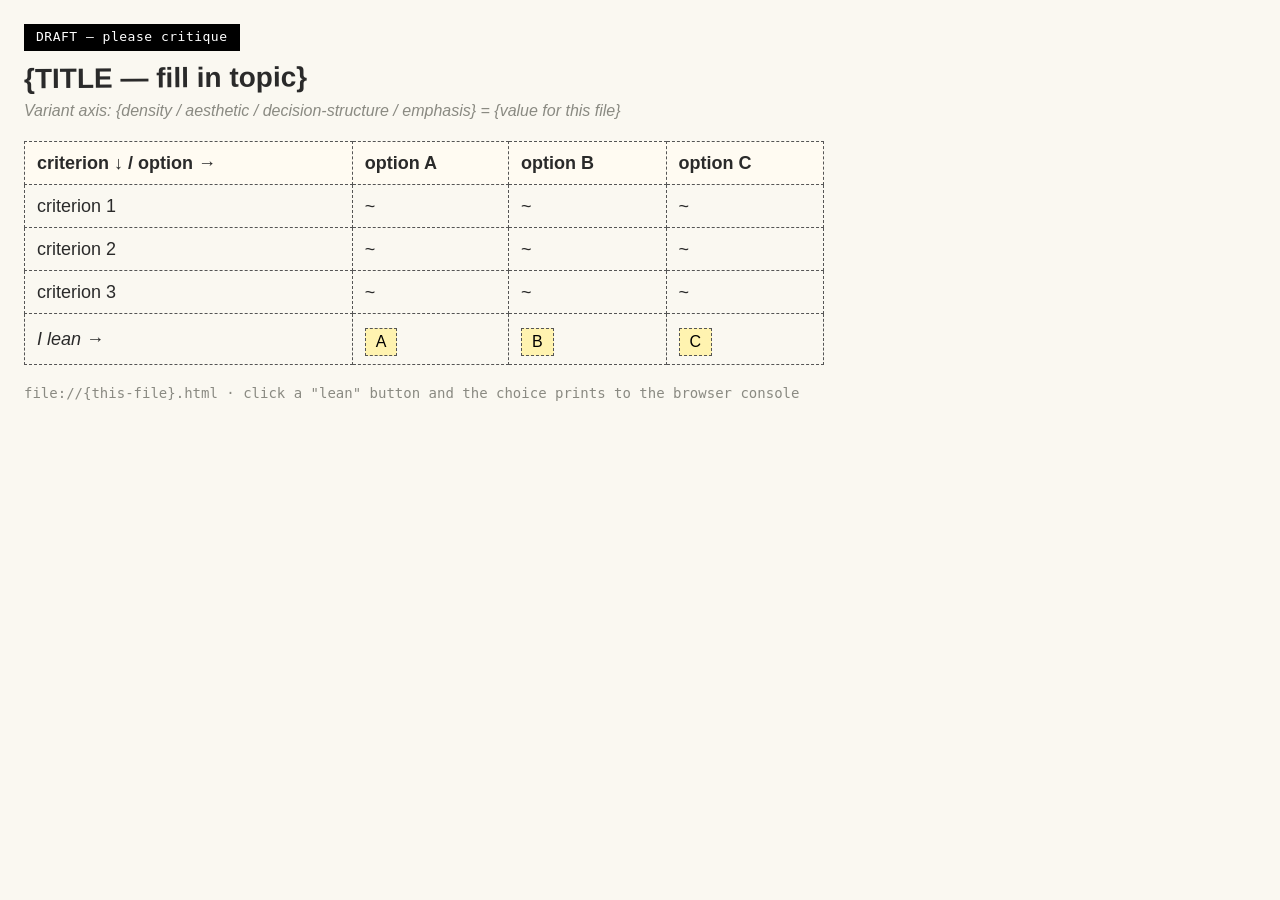
<file: skill/templates/demo-decision-matrix.html>
<!-- pensees-anchor: session={SLUG}; turn={N}; user_quote="{<=80 chars}" -->
<!DOCTYPE html>
<html lang="zh-CN">
<head>
<meta charset="UTF-8">
<meta name="viewport" content="width=device-width, initial-scale=1.0">
<meta name="pensees-candidate" content="decision-matrix">
<title>Pensees — Decision Matrix (DRAFT)</title>
<style>
  * { box-sizing: border-box; }
  body {
    margin: 0; padding: 24px;
    background: #faf8f1; color: #2a2a2a;
    font-family: 'Caveat', 'Comic Neue', 'Excalifont', cursive, '楷体', sans-serif;
    line-height: 1.45;
  }
  .banner {
    background: #000; color: #fff; font-family: monospace;
    padding: 4px 12px; font-size: 13px; letter-spacing: 0.5px;
    display: inline-block;
  }
  table.matrix {
    border-collapse: collapse;
    margin: 18px 0; width: 100%; max-width: 800px;
  }
  table.matrix th, table.matrix td {
    border: 1.5px dashed #555;
    padding: 8px 12px;
    text-align: left;
    font-size: 18px;
  }
  table.matrix th { background: #fffbf2; }
  .lean-btn {
    margin-top: 6px;
    border: 1.5px dashed #555;
    background: #fff3b0;
    font-family: inherit; font-size: 16px;
    padding: 4px 10px; cursor: pointer;
  }
  .lean-btn:hover { background: #ffe680; }
  h1 { margin: 4px 0 2px; font-size: 28px; transform: rotate(-0.4deg); }
  .axis-note { color: #8a8a82; font-style: italic; margin: 4px 0 14px; }
</style>
</head>
<body>
<div class="banner">DRAFT — please critique</div>
<h1>{TITLE — fill in topic}</h1>
<p class="axis-note">Variant axis: {density / aesthetic / decision-structure / emphasis} = {value for this file}</p>

<!-- TODO: replace the example rows below with the real options and criteria from the current session. Keep cell text short (5-10 chars). Do not polish: dashed borders, no rounded corners, no shadow. -->

<table class="matrix">
  <thead>
    <tr>
      <th>criterion ↓ / option →</th>
      <th>option A</th>
      <th>option B</th>
      <th>option C</th>
    </tr>
  </thead>
  <tbody>
    <tr><td>criterion 1</td><td>~</td><td>~</td><td>~</td></tr>
    <tr><td>criterion 2</td><td>~</td><td>~</td><td>~</td></tr>
    <tr><td>criterion 3</td><td>~</td><td>~</td><td>~</td></tr>
    <tr>
      <td><em>I lean →</em></td>
      <td><button class="lean-btn" onclick="console.log('lean: A')">A</button></td>
      <td><button class="lean-btn" onclick="console.log('lean: B')">B</button></td>
      <td><button class="lean-btn" onclick="console.log('lean: C')">C</button></td>
    </tr>
  </tbody>
</table>

<p style="color:#8a8a82;font-size:14px;font-family:monospace;">file://{this-file}.html · click a "lean" button and the choice prints to the browser console</p>
</body>
</html>
</file>
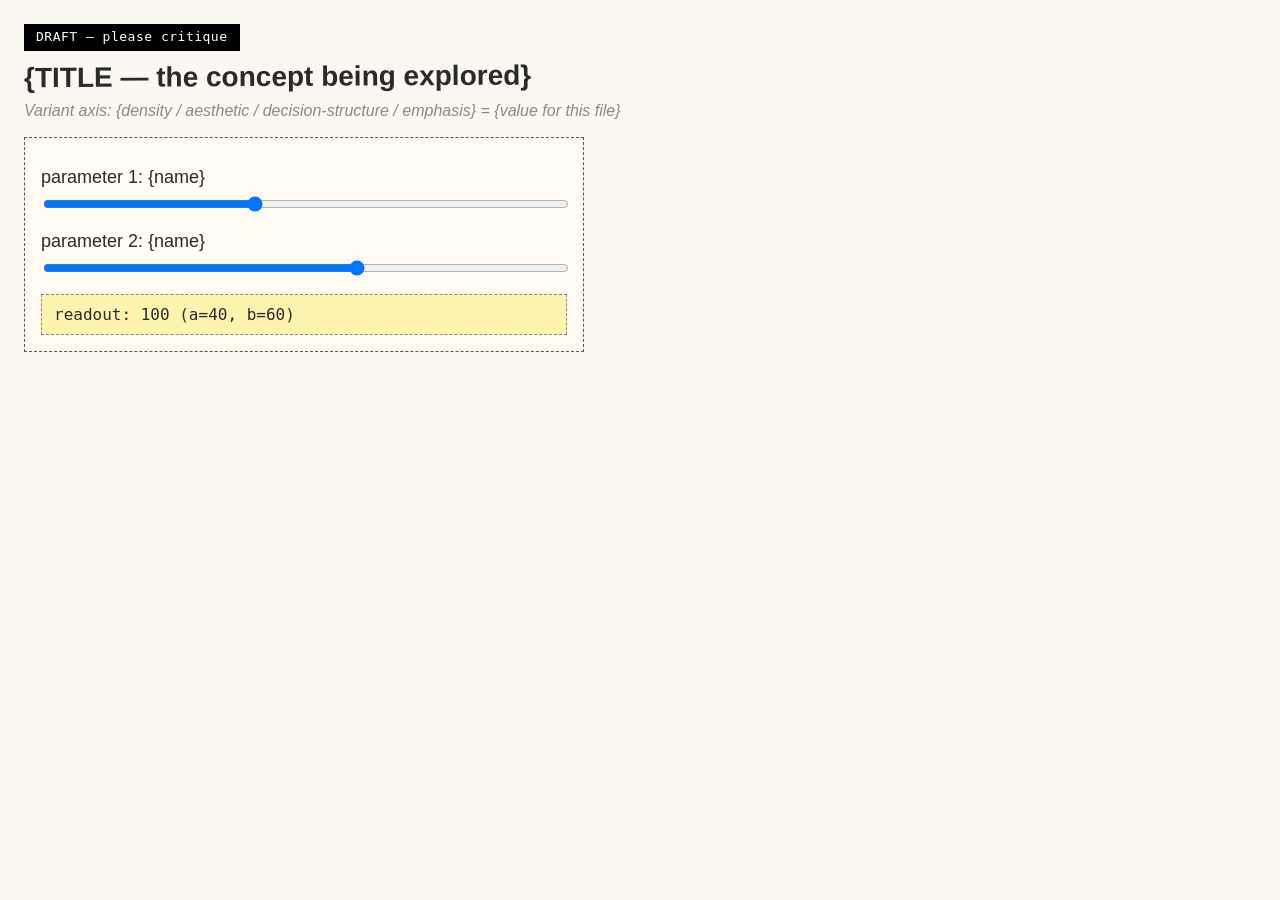
<file: skill/templates/demo-explorable.html>
<!-- pensees-anchor: session={SLUG}; turn={N}; user_quote="{<=80 chars}" -->
<!DOCTYPE html>
<html lang="zh-CN">
<head>
<meta charset="UTF-8">
<meta name="viewport" content="width=device-width, initial-scale=1.0">
<meta name="pensees-candidate" content="explorable">
<title>Pensees — Explorable (DRAFT)</title>
<style>
  * { box-sizing: border-box; }
  body {
    margin: 0; padding: 24px;
    background: #faf8f1; color: #2a2a2a;
    font-family: 'Caveat', 'Comic Neue', 'Excalifont', cursive, '楷体', sans-serif;
    line-height: 1.45;
  }
  .banner {
    background: #000; color: #fff; font-family: monospace;
    padding: 4px 12px; font-size: 13px; letter-spacing: 0.5px;
    display: inline-block;
  }
  h1 { margin: 4px 0 2px; font-size: 28px; transform: rotate(-0.3deg); }
  .axis-note { color: #8a8a82; font-style: italic; margin: 4px 0 14px; }
  .card {
    border: 1.5px dashed #555;
    background: #fffbf2;
    padding: 16px;
    max-width: 560px;
  }
  .row { margin: 10px 0; }
  label { display: block; font-size: 18px; margin-bottom: 4px; }
  input[type=range] { width: 100%; }
  .readout {
    font-family: monospace;
    border: 1.5px dashed #888;
    background: #fff3b0;
    padding: 8px 12px;
    margin-top: 12px;
    font-size: 16px;
  }
</style>
</head>
<body>
<div class="banner">DRAFT — please critique</div>
<h1>{TITLE — the concept being explored}</h1>
<p class="axis-note">Variant axis: {density / aesthetic / decision-structure / emphasis} = {value for this file}</p>

<!-- TODO: rename the two sliders to the actual continuous parameters. Replace the readout formula with the real relationship the user wants to see. Keep dashed borders and the hand-drawn look — no Tailwind. -->

<div class="card">
  <div class="row">
    <label>parameter 1: <span id="p1-label">{name}</span></label>
    <input id="p1" type="range" min="0" max="100" value="40">
  </div>
  <div class="row">
    <label>parameter 2: <span id="p2-label">{name}</span></label>
    <input id="p2" type="range" min="0" max="100" value="60">
  </div>
  <div class="readout" id="readout">readout: 0</div>
</div>

<script>
  const p1 = document.getElementById('p1');
  const p2 = document.getElementById('p2');
  const out = document.getElementById('readout');
  function update() {
    const a = Number(p1.value), b = Number(p2.value);
    // TODO: replace with the real formula relevant to the session
    out.textContent = 'readout: ' + (a + b) + '  (a=' + a + ', b=' + b + ')';
  }
  p1.addEventListener('input', update);
  p2.addEventListener('input', update);
  update();
</script>
</body>
</html>
</file>
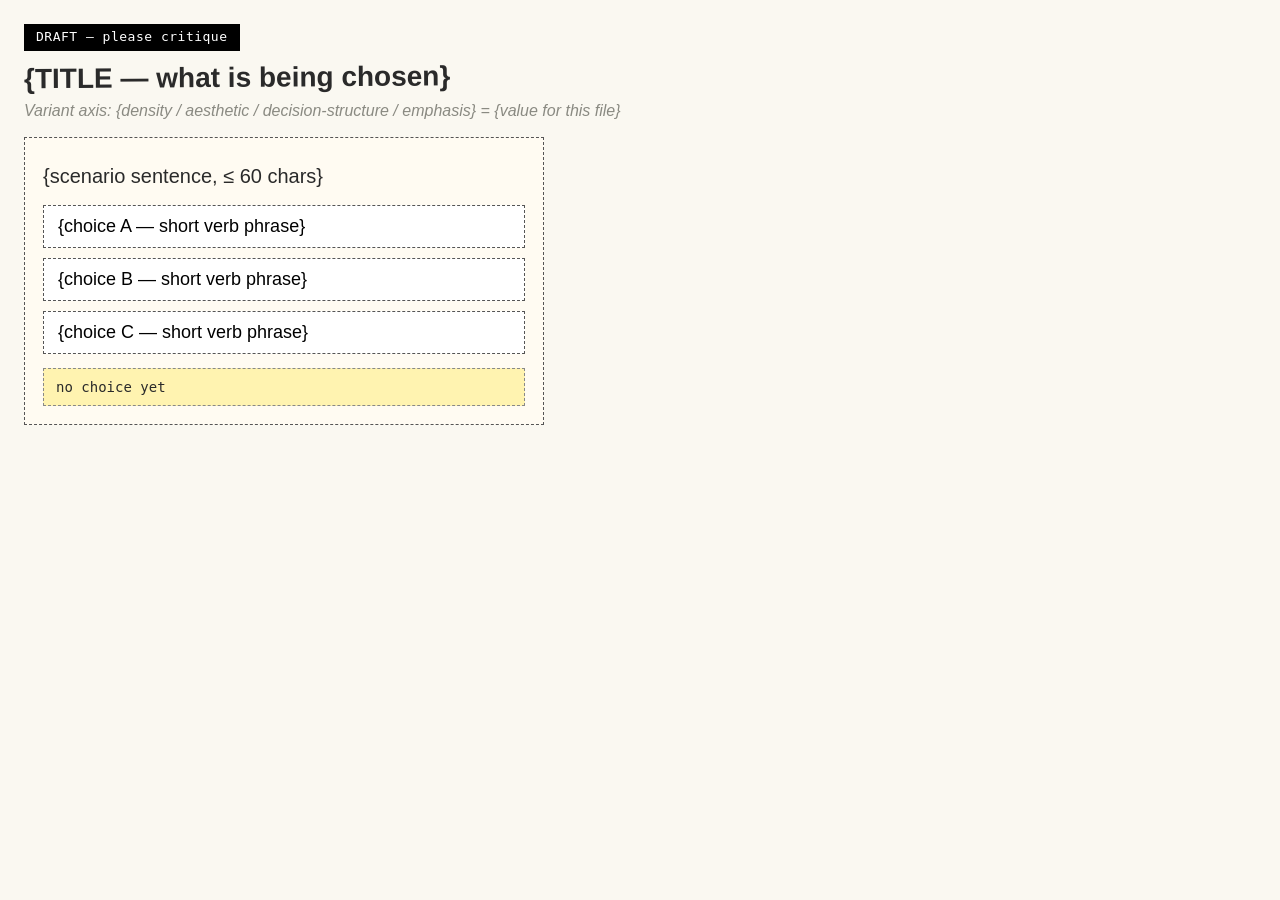
<file: skill/templates/demo-forced-choice.html>
<!-- pensees-anchor: session={SLUG}; turn={N}; user_quote="{<=80 chars}" -->
<!DOCTYPE html>
<html lang="zh-CN">
<head>
<meta charset="UTF-8">
<meta name="viewport" content="width=device-width, initial-scale=1.0">
<meta name="pensees-candidate" content="forced-choice">
<title>Pensees — Forced Choice (DRAFT)</title>
<style>
  * { box-sizing: border-box; }
  body {
    margin: 0; padding: 24px;
    background: #faf8f1; color: #2a2a2a;
    font-family: 'Caveat', 'Comic Neue', 'Excalifont', cursive, '楷体', sans-serif;
    line-height: 1.45;
  }
  .banner {
    background: #000; color: #fff; font-family: monospace;
    padding: 4px 12px; font-size: 13px; letter-spacing: 0.5px;
    display: inline-block;
  }
  h1 { margin: 4px 0 2px; font-size: 28px; transform: rotate(-0.4deg); }
  .axis-note { color: #8a8a82; font-style: italic; margin: 4px 0 14px; }
  .card {
    border: 1.5px dashed #555;
    background: #fffbf2;
    padding: 18px;
    max-width: 520px;
  }
  .scenario { font-size: 20px; margin: 6px 0 14px; }
  .choices { display: flex; flex-direction: column; gap: 10px; }
  .choice-btn {
    border: 1.5px dashed #555;
    background: #fff;
    font-family: inherit; font-size: 18px;
    text-align: left;
    padding: 10px 14px; cursor: pointer;
  }
  .choice-btn:hover { background: #ffe680; }
  .saved {
    font-family: monospace;
    border: 1.5px dashed #888;
    background: #fff3b0;
    padding: 8px 12px;
    margin-top: 14px;
    font-size: 14px;
    min-height: 22px;
  }
</style>
</head>
<body>
<div class="banner">DRAFT — please critique</div>
<h1>{TITLE — what is being chosen}</h1>
<p class="axis-note">Variant axis: {density / aesthetic / decision-structure / emphasis} = {value for this file}</p>

<!-- TODO: replace the scenario sentence with the real ≤ 60-char framing from the session. Replace the 3 choices with the real mutually-exclusive options. Keep dashed borders. -->

<div class="card">
  <p class="scenario">{scenario sentence, ≤ 60 chars}</p>
  <div class="choices">
    <button class="choice-btn" data-choice="A" onclick="pick(this)">{choice A — short verb phrase}</button>
    <button class="choice-btn" data-choice="B" onclick="pick(this)">{choice B — short verb phrase}</button>
    <button class="choice-btn" data-choice="C" onclick="pick(this)">{choice C — short verb phrase}</button>
  </div>
  <div class="saved" id="saved">no choice yet</div>
</div>

<script>
  function pick(btn) {
    const choice = btn.getAttribute('data-choice');
    try {
      localStorage.setItem('pensees-forced-choice', choice);
    } catch (e) {
      // No silent failure: surface storage errors to the console so the
      // user / reviewer can see why the choice did not persist.
      console.warn('localStorage write failed:', e);
    }
    document.getElementById('saved').textContent =
      'choice saved locally: ' + choice + ' (key: pensees-forced-choice)';
  }
</script>
</body>
</html>
</file>
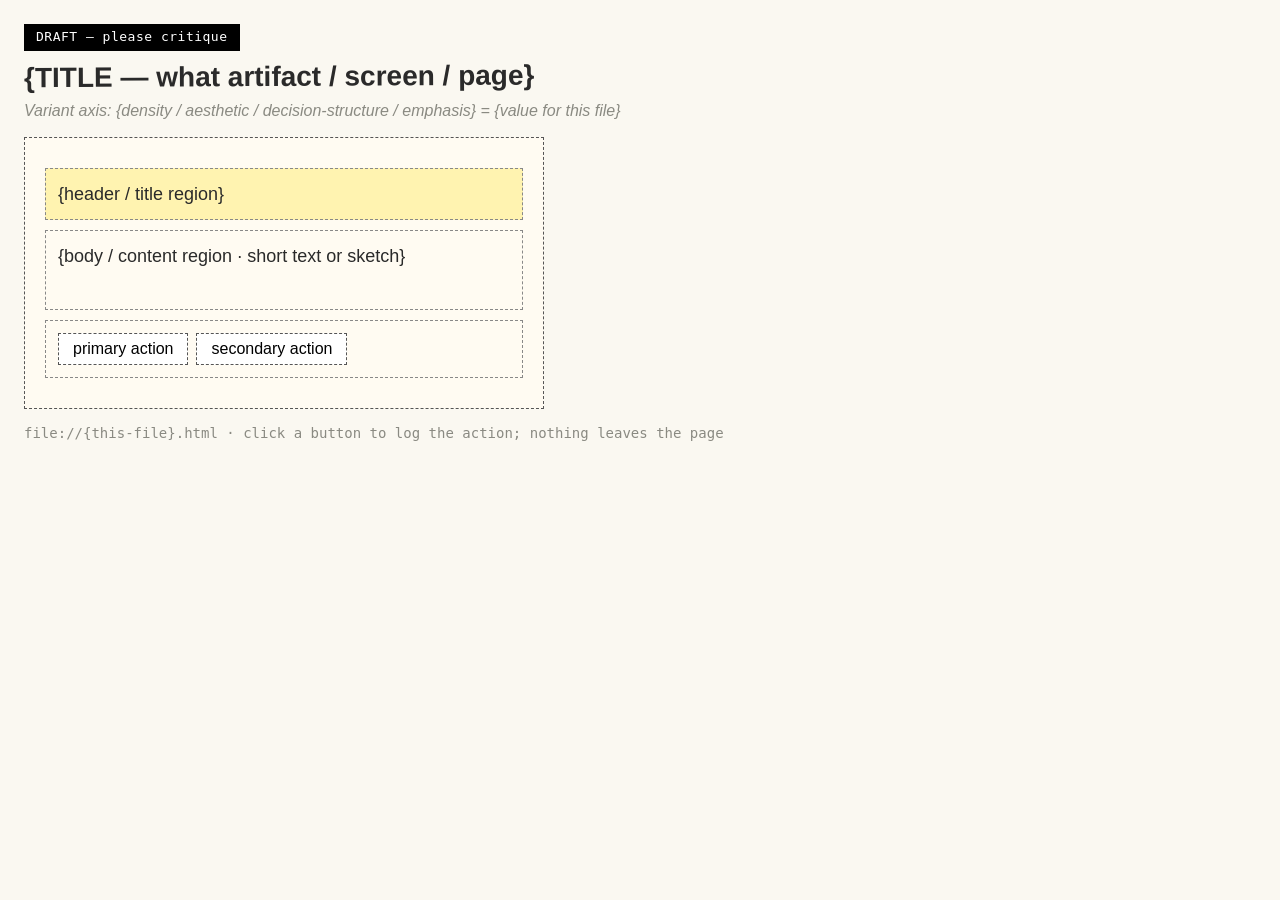
<file: skill/templates/demo-mockup.html>
<!-- pensees-anchor: session={SLUG}; turn={N}; user_quote="{<=80 chars}" -->
<!DOCTYPE html>
<html lang="zh-CN">
<head>
<meta charset="UTF-8">
<meta name="viewport" content="width=device-width, initial-scale=1.0">
<meta name="pensees-candidate" content="mockup">
<title>Pensees — UI Mockup (DRAFT)</title>
<style>
  * { box-sizing: border-box; }
  body {
    margin: 0; padding: 24px;
    background: #faf8f1; color: #2a2a2a;
    font-family: 'Caveat', 'Comic Neue', 'Excalifont', cursive, '楷体', sans-serif;
    line-height: 1.45;
  }
  .banner {
    background: #000; color: #fff; font-family: monospace;
    padding: 4px 12px; font-size: 13px; letter-spacing: 0.5px;
    display: inline-block;
  }
  h1 { margin: 4px 0 2px; font-size: 28px; transform: rotate(-0.3deg); }
  .axis-note { color: #8a8a82; font-style: italic; margin: 4px 0 14px; }
  .mockup-frame {
    border: 1.5px dashed #555;
    padding: 20px;
    background: #fffbf2;
    max-width: 520px;
  }
  .region {
    border: 1.5px dashed #888;
    padding: 12px;
    margin: 10px 0;
    font-size: 18px;
  }
  .region.header { background: #fff3b0; }
  .region.body   { min-height: 80px; }
  .region.footer { display: flex; gap: 8px; }
  .fake-btn {
    border: 1.5px dashed #555;
    background: #fff;
    font-family: inherit; font-size: 16px;
    padding: 6px 14px; cursor: pointer;
  }
  .fake-btn:hover { background: #ffe680; }
  .console-hint { color:#8a8a82;font-size:14px;font-family:monospace;margin-top:14px; }
</style>
</head>
<body>
<div class="banner">DRAFT — please critique</div>
<h1>{TITLE — what artifact / screen / page}</h1>
<p class="axis-note">Variant axis: {density / aesthetic / decision-structure / emphasis} = {value for this file}</p>

<!-- TODO: rename the regions below to match the real artifact. Replace the fake buttons with the actual primary action. Keep dashed borders; do NOT add shadow or rounded corners. -->

<div class="mockup-frame">
  <div class="region header">{header / title region}</div>
  <div class="region body">{body / content region · short text or sketch}</div>
  <div class="region footer">
    <button class="fake-btn" onclick="console.log('mockup primary action clicked')">primary action</button>
    <button class="fake-btn" onclick="console.log('mockup secondary action clicked')">secondary action</button>
  </div>
</div>
<p class="console-hint">file://{this-file}.html · click a button to log the action; nothing leaves the page</p>
</body>
</html>
</file>
<file: site/styles.css>
/* site/styles.css — Pensees public site stylesheet.
 *
 * Locked palette + tokens per .local/memory/specs/pensees/v0.3.0-design.md §3.1.
 * Day mode is the default :root declaration; night mode swaps a subset of
 * the same names under [data-theme="night"]. Every visible color goes
 * through a --c-* variable so the day/night flip is a single attribute.
 *
 * Header/footer parity:
 *   The two HTML pages duplicate header + footer markup (no build step,
 *   no template engine — design §2.6). tests/lint-site.sh L-20/L-21 hash
 *   the bytes between <!-- HEADER START --> / <!-- HEADER END --> on each
 *   page and fails if they drift. When you edit the header or footer in
 *   one HTML file, paste the same bytes into the other.
 *
 * AGENTS.md contract reminders:
 *   - palette closure: every #xxxxxx hex below appears as a --c-* value.
 *     If you add a hex elsewhere in this file, lint-site.sh L-32 fails.
 *   - --c-fg-muted contrast against --c-bg is below WCAG AA for normal
 *     text; only use it on >= 18px text (notes, footer minor metadata).
 */

:root {
  /* palette — day */
  --c-bg:           #d8d4c1;
  --c-bg-elevated:  #e8e5d4;
  --c-bg-sunken:    #c8c4b1;
  --c-fg:           #2b2a25;
  --c-fg-muted:     #6b6a60;
  --c-accent-gold:  #a8916b;
  --c-accent-rust:  #a54030;
  --c-rule:         #8a8678;
  --c-overlay:      transparent;
  --c-accent:       var(--c-accent-gold);
  --c-warn:         var(--c-accent-rust);

  /* typography */
  --font-stack: "Courier Prime", "JetBrains Mono", "IBM Plex Mono",
                "Source Han Serif SC", "\5b8b\4f53", "SimSun",
                "Noto Sans Mono CJK SC", monospace;
  --fs-base:   16px;
  --fs-sm:     13px;
  --fs-lg:     20px;
  --fs-h1:     32px;
  --fs-h2:     24px;
  --fs-h3:     19px;
  --lh-body:   1.55;
  --lh-tight:  1.25;

  /* spacing — 8px grid */
  --sp-0:   0;
  --sp-1:   4px;
  --sp-2:   8px;
  --sp-3:  16px;
  --sp-4:  24px;
  --sp-5:  32px;
  --sp-6:  48px;
  --sp-7:  64px;
  --sp-8:  96px;
  --container-max: 1100px;

  /* decorations */
  --border-w:    1px;
  --border-dash: 1px dashed var(--c-rule);
  --radius-sharp: 0;
  --radius-soft:  2px;
  --shadow-flat:  none;
  --shadow-tight: 0 1px 0 var(--c-rule);

  /* runtime values */
  --pensees-version: "v0.3.2";
}

[data-theme="night"] {
  --c-bg:           #2b2a25;
  --c-bg-elevated:  #34332e;
  --c-bg-sunken:    #1f1e1a;
  --c-fg:           #d8d4c1;
  --c-fg-muted:     #8a8678;
  --c-accent-gold:  #c4ad84;
  --c-accent-rust:  #c45a48;
  --c-rule:         #555248;
  --c-overlay:      repeating-linear-gradient(
                      to bottom,
                      transparent 0,
                      transparent 2px,
                      rgba(255, 255, 255, 0.04) 2px,
                      rgba(255, 255, 255, 0.04) 3px);
}

/* ================================================================== */
/*  base reset                                                          */
/* ================================================================== */

* {
  box-sizing: border-box;
}

html, body {
  margin: 0;
  padding: 0;
  background: var(--c-bg);
  color: var(--c-fg);
}

body {
  font-family: var(--font-stack);
  font-size: var(--fs-base);
  line-height: var(--lh-body);
  min-height: 100vh;
  position: relative;
}

body::after {
  content: "";
  position: fixed;
  inset: 0;
  pointer-events: none;
  background: var(--c-overlay);
  z-index: 9999;
}

a {
  color: var(--c-accent-gold);
  text-decoration: none;
  border-bottom: var(--border-w) dashed currentColor;
}

a:hover,
a:focus-visible {
  color: var(--c-accent-rust);
  border-bottom-style: solid;
  outline: none;
}

a:focus-visible {
  outline: var(--border-w) dashed var(--c-accent-rust);
  outline-offset: 2px;
}

button {
  font: inherit;
  color: var(--c-fg);
  background: var(--c-bg-elevated);
  border: 1px dashed var(--c-rule);
  padding: var(--sp-1) var(--sp-3);
  cursor: pointer;
  border-radius: var(--radius-soft);
  letter-spacing: 0.5px;
}

button:hover,
button:focus-visible {
  border-style: solid;
  border-color: var(--c-accent-rust);
  color: var(--c-accent-rust);
  outline: none;
}

pre, code, kbd, samp {
  font-family: var(--font-stack);
}

pre {
  background: var(--c-bg-sunken);
  color: var(--c-fg);
  padding: var(--sp-3) var(--sp-4);
  margin: var(--sp-3) 0;
  overflow-x: auto;
  border: 1px dashed var(--c-rule);
  border-radius: var(--radius-soft);
  font-size: var(--fs-base);
  line-height: var(--lh-tight);
  box-shadow: var(--shadow-tight);
}

code {
  background: var(--c-bg-sunken);
  padding: 0 var(--sp-1);
  border-radius: var(--radius-soft);
  font-size: 0.95em;
}

pre code {
  background: transparent;
  padding: 0;
  border: 0;
}

hr.ascii-divider {
  border: 0;
  border-top: var(--border-dash);
  margin: var(--sp-3) 0;
}

.skip-link {
  position: absolute;
  left: -9999px;
  top: auto;
  width: 1px;
  height: 1px;
  overflow: hidden;
}

.skip-link:focus {
  position: static;
  width: auto;
  height: auto;
  padding: var(--sp-2);
  background: var(--c-accent-rust);
  color: var(--c-bg);
}

/* ================================================================== */
/*  layout: header                                                      */
/* ================================================================== */

.site-header {
  max-width: var(--container-max);
  margin: 0 auto;
  padding: var(--sp-4) var(--sp-3) var(--sp-2);
}

.site-header__row {
  display: flex;
  align-items: center;
  gap: var(--sp-3);
  flex-wrap: wrap;
  justify-content: space-between;
}

.site-header__brand {
  display: flex;
  align-items: center;
  gap: var(--sp-2);
}

.site-header__brand .yorha-mark {
  width: 28px;
  height: 28px;
  color: var(--c-accent-gold);
  display: inline-block;
  flex-shrink: 0;
}

.site-header__title {
  font-size: var(--fs-lg);
  letter-spacing: 2px;
  font-weight: 700;
  margin: 0;
  color: var(--c-fg);
}

.site-header__version {
  font-size: var(--fs-sm);
  color: var(--c-fg-muted);
  letter-spacing: 1px;
}

.site-header__version::before {
  content: var(--pensees-version);
}

.site-nav {
  display: flex;
  gap: var(--sp-3);
  flex-wrap: wrap;
}

.site-nav a {
  color: var(--c-fg);
  border-bottom: 0;
  letter-spacing: 1px;
}

.site-nav a.is-active {
  color: var(--c-accent-rust);
  border-bottom: 2px solid currentColor;
}

.site-nav a:hover,
.site-nav a:focus-visible {
  color: var(--c-accent-rust);
  border-bottom: 2px solid currentColor;
}

.toggles {
  display: flex;
  gap: var(--sp-2);
}

.toggles button {
  font-size: var(--fs-sm);
  letter-spacing: 1px;
}

/* ================================================================== */
/*  layout: main + sections                                             */
/* ================================================================== */

main {
  max-width: var(--container-max);
  margin: 0 auto;
  padding: var(--sp-3);
}

section {
  padding: var(--sp-5) 0;
  border-top: var(--border-dash);
}

section:first-of-type {
  border-top: 0;
  padding-top: var(--sp-3);
}

h1, h2, h3, h4 {
  margin: 0 0 var(--sp-3);
  letter-spacing: 1px;
  line-height: var(--lh-tight);
}

h1 {
  font-size: var(--fs-h1);
  transform: rotate(-0.4deg);
  display: inline-block;
}

h2 {
  font-size: var(--fs-h2);
}

h3 {
  font-size: var(--fs-h3);
}

p {
  margin: var(--sp-2) 0;
}

ul {
  padding-left: var(--sp-4);
}

li {
  margin: var(--sp-1) 0;
}

.muted {
  color: var(--c-fg-muted);
}

blockquote, p.voice {
  border-left: 2px solid var(--c-rule);
  padding-left: var(--sp-3);
  color: var(--c-fg-muted);
  margin: var(--sp-3) 0;
}

blockquote::before, p.voice::before {
  content: "> ";
  color: var(--c-accent-gold);
}

/* ================================================================== */
/*  hero                                                                */
/* ================================================================== */

.hero {
  padding-top: var(--sp-4);
}

.hero__subtitle {
  font-size: var(--fs-lg);
  color: var(--c-fg-muted);
  max-width: 56ch;
}

.hero__cta {
  display: flex;
  gap: var(--sp-3);
  flex-wrap: wrap;
  margin-top: var(--sp-3);
}

.hero__cta a {
  border-bottom: 0;
  color: var(--c-fg);
  padding: var(--sp-2) var(--sp-3);
  border: 1px dashed var(--c-rule);
  letter-spacing: 1px;
}

.hero__cta a:hover,
.hero__cta a:focus-visible {
  border-color: var(--c-accent-rust);
  color: var(--c-accent-rust);
  border-style: solid;
}

/* ================================================================== */
/*  three-steps                                                         */
/* ================================================================== */

.three-steps {
  display: grid;
  grid-template-columns: repeat(3, 1fr);
  gap: var(--sp-4);
}

@media (max-width: 760px) {
  .three-steps {
    grid-template-columns: 1fr;
  }
}

.three-steps__step {
  border: 1px dashed var(--c-rule);
  padding: var(--sp-3);
  background: var(--c-bg-elevated);
  border-radius: var(--radius-soft);
}

.three-steps__step h3 {
  color: var(--c-accent-rust);
  margin-bottom: var(--sp-2);
}

.three-steps--compact .three-steps__step {
  padding: var(--sp-3) var(--sp-3);
}

.three-steps--expanded .three-steps__step {
  padding: var(--sp-4);
}

/* ================================================================== */
/*  hosts chips                                                         */
/* ================================================================== */

.hosts__chips {
  display: flex;
  gap: var(--sp-2);
  flex-wrap: wrap;
  margin: var(--sp-3) 0;
}

.hosts__chips span {
  border: 1px dashed var(--c-rule);
  padding: var(--sp-1) var(--sp-3);
  letter-spacing: 1px;
  background: var(--c-bg-elevated);
}

/* ================================================================== */
/*  install                                                             */
/* ================================================================== */

.install__block {
  margin: var(--sp-3) 0;
}

.install__block-head {
  display: flex;
  gap: var(--sp-3);
  align-items: baseline;
  flex-wrap: wrap;
}

.install__block-label {
  color: var(--c-accent-rust);
  letter-spacing: 1px;
}

.install__block-caption {
  color: var(--c-fg-muted);
  font-size: var(--fs-sm);
}

.install__copy {
  margin: var(--sp-2) 0 0;
}

.install__verify {
  margin-top: var(--sp-2);
  font-size: var(--fs-sm);
  color: var(--c-fg-muted);
}

details.install__alt {
  margin: var(--sp-3) 0;
  border: 1px dashed var(--c-rule);
  padding: var(--sp-2) var(--sp-3);
  background: var(--c-bg-elevated);
  border-radius: var(--radius-soft);
}

details.install__alt summary {
  cursor: pointer;
  letter-spacing: 1px;
}

details.install__alt[open] summary {
  color: var(--c-accent-rust);
  margin-bottom: var(--sp-2);
}

/* ================================================================== */
/*  embedded demo                                                       */
/* ================================================================== */

.embedded-demo {
  margin: var(--sp-4) 0;
}

.embedded-demo figcaption {
  color: var(--c-fg-muted);
  font-size: var(--fs-sm);
  margin-bottom: var(--sp-2);
}

.embedded-demo iframe {
  width: 100%;
  max-width: 1200px;
  height: 720px;
  border: 1px dashed var(--c-rule);
  background: var(--c-bg-elevated);
  border-radius: var(--radius-soft);
  display: block;
}

.embedded-demo-actions {
  margin-top: var(--sp-2);
  font-size: var(--fs-sm);
}

/* ================================================================== */
/*  triggers table                                                      */
/* ================================================================== */

.triggers__table {
  width: 100%;
  border-collapse: collapse;
  margin-top: var(--sp-3);
  font-size: var(--fs-base);
}

.triggers__table th,
.triggers__table td {
  border: 1px dashed var(--c-rule);
  padding: var(--sp-2) var(--sp-3);
  text-align: left;
  vertical-align: top;
}

.triggers__table th {
  background: var(--c-bg-elevated);
  letter-spacing: 1px;
  color: var(--c-accent-rust);
}

/* ================================================================== */
/*  next-cards                                                          */
/* ================================================================== */

.next__cards {
  display: grid;
  grid-template-columns: 1fr 1fr;
  gap: var(--sp-3);
}

@media (max-width: 760px) {
  .next__cards {
    grid-template-columns: 1fr;
  }
}

.next__card {
  border: 1px dashed var(--c-rule);
  padding: var(--sp-3);
  background: var(--c-bg-elevated);
  border-radius: var(--radius-soft);
}

.next__card a {
  color: var(--c-accent-rust);
  letter-spacing: 1px;
  border-bottom: 0;
}

.next__card-caption {
  color: var(--c-fg-muted);
  font-size: var(--fs-sm);
  margin-top: var(--sp-1);
}

/* ================================================================== */
/*  footer                                                              */
/* ================================================================== */

.site-footer {
  max-width: var(--container-max);
  margin: var(--sp-5) auto 0;
  padding: var(--sp-3);
  border-top: var(--border-dash);
  font-size: var(--fs-sm);
  color: var(--c-fg-muted);
}

.site-footer__line {
  margin: var(--sp-1) 0;
}

.site-footer a {
  color: var(--c-fg-muted);
  border-bottom-style: dashed;
}

.site-footer a:hover,
.site-footer a:focus-visible {
  color: var(--c-accent-rust);
}
</file>
